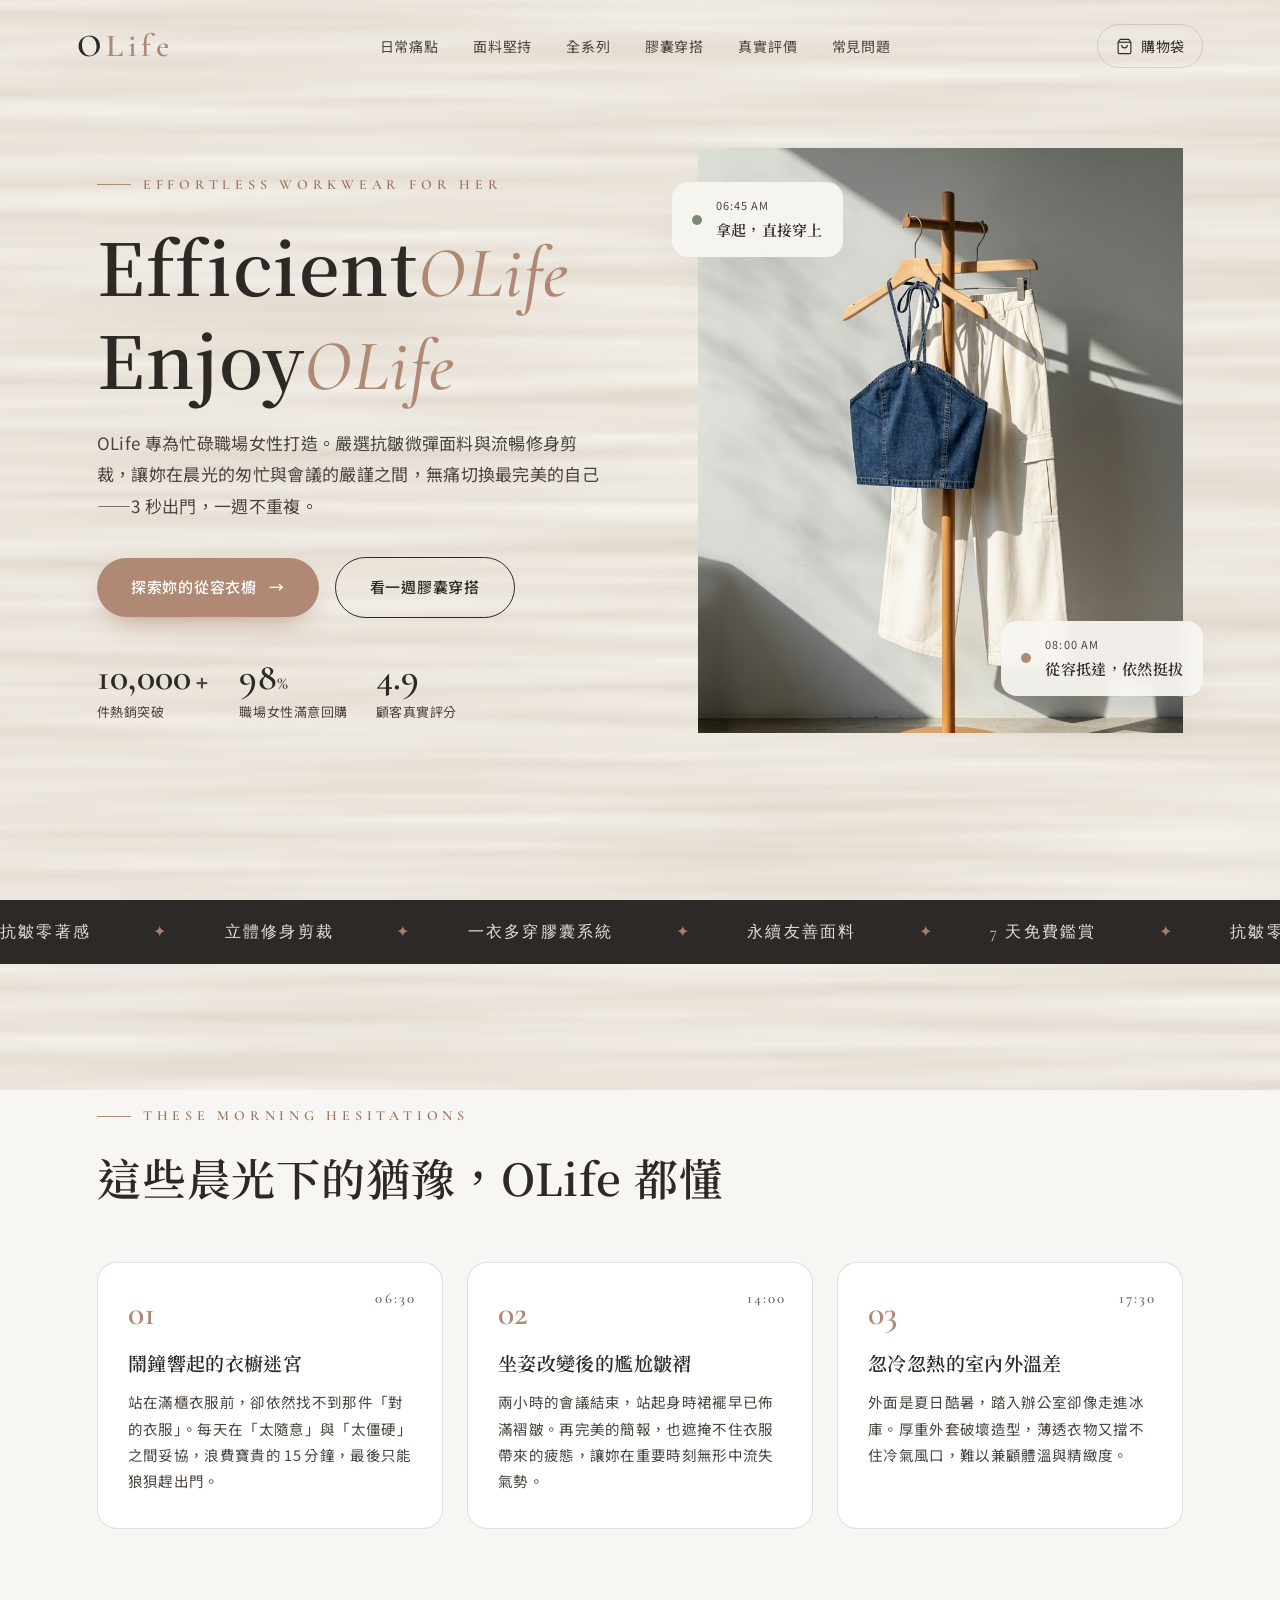
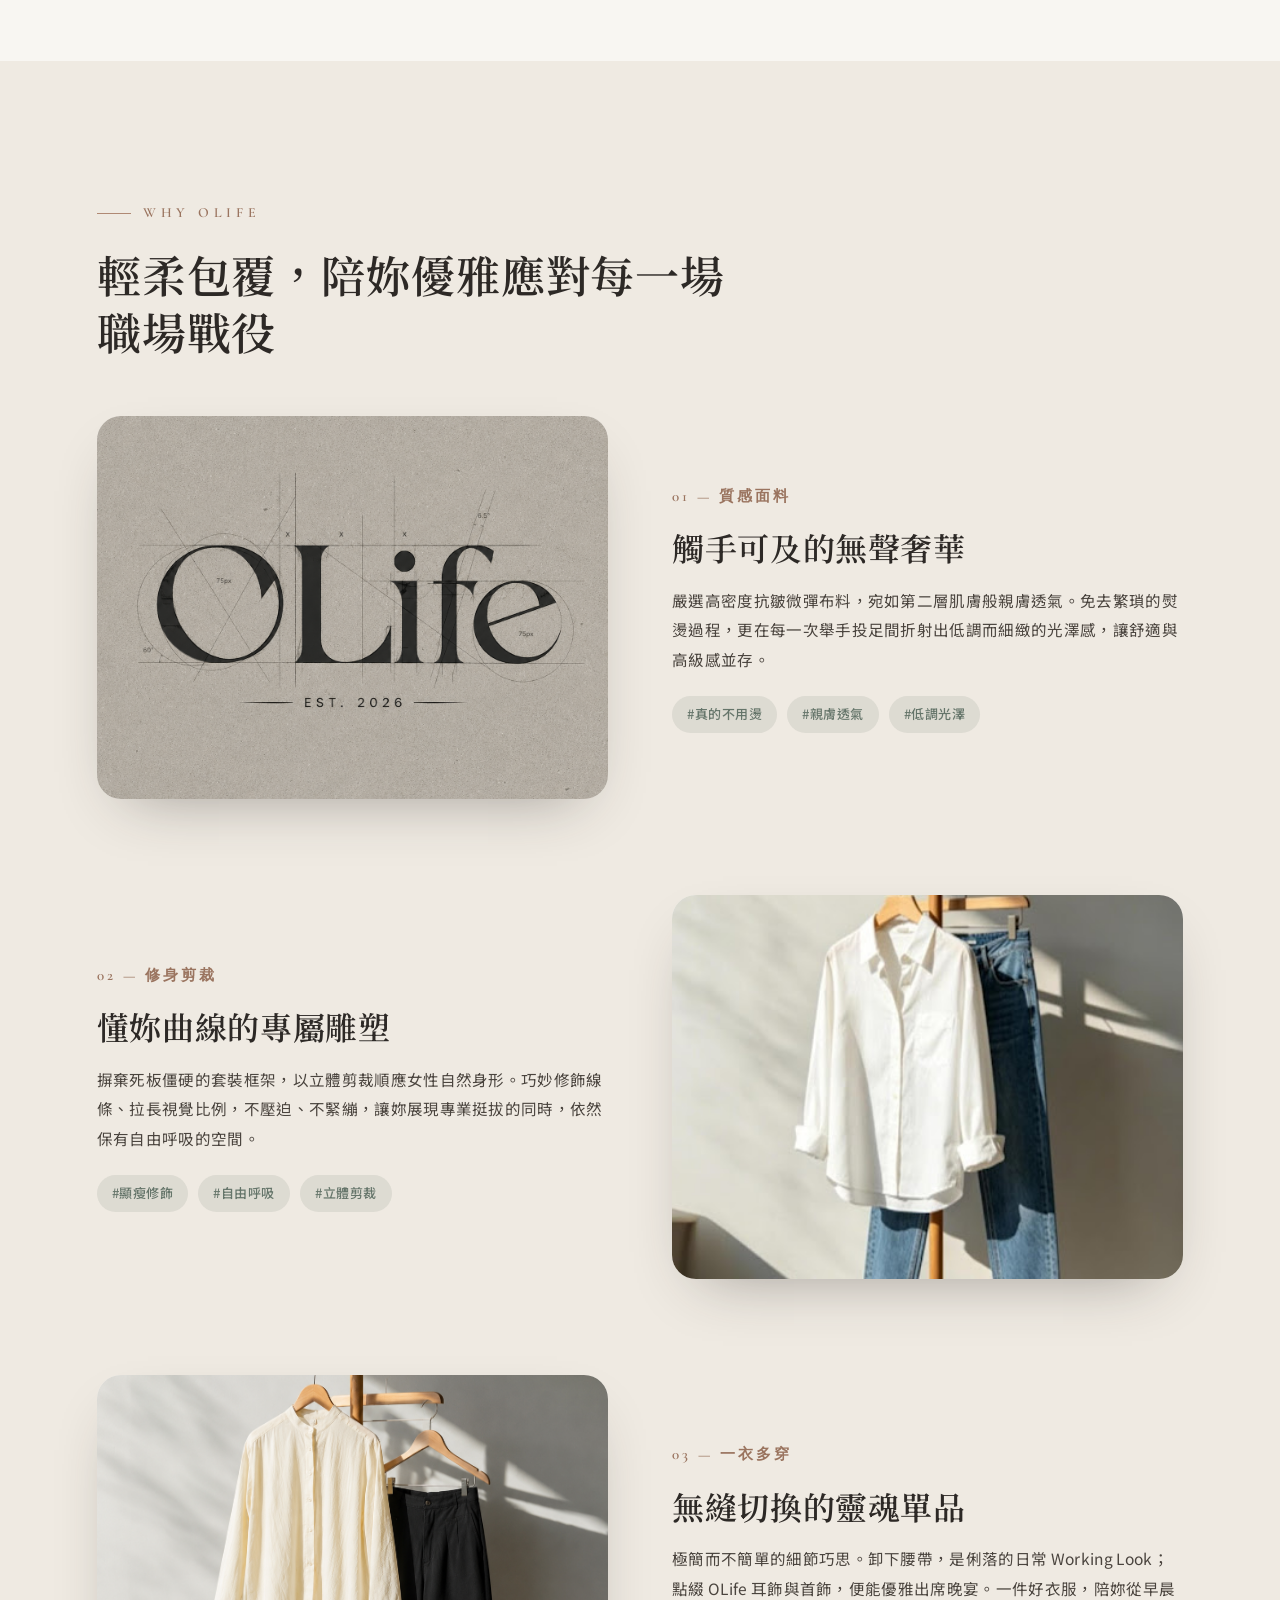
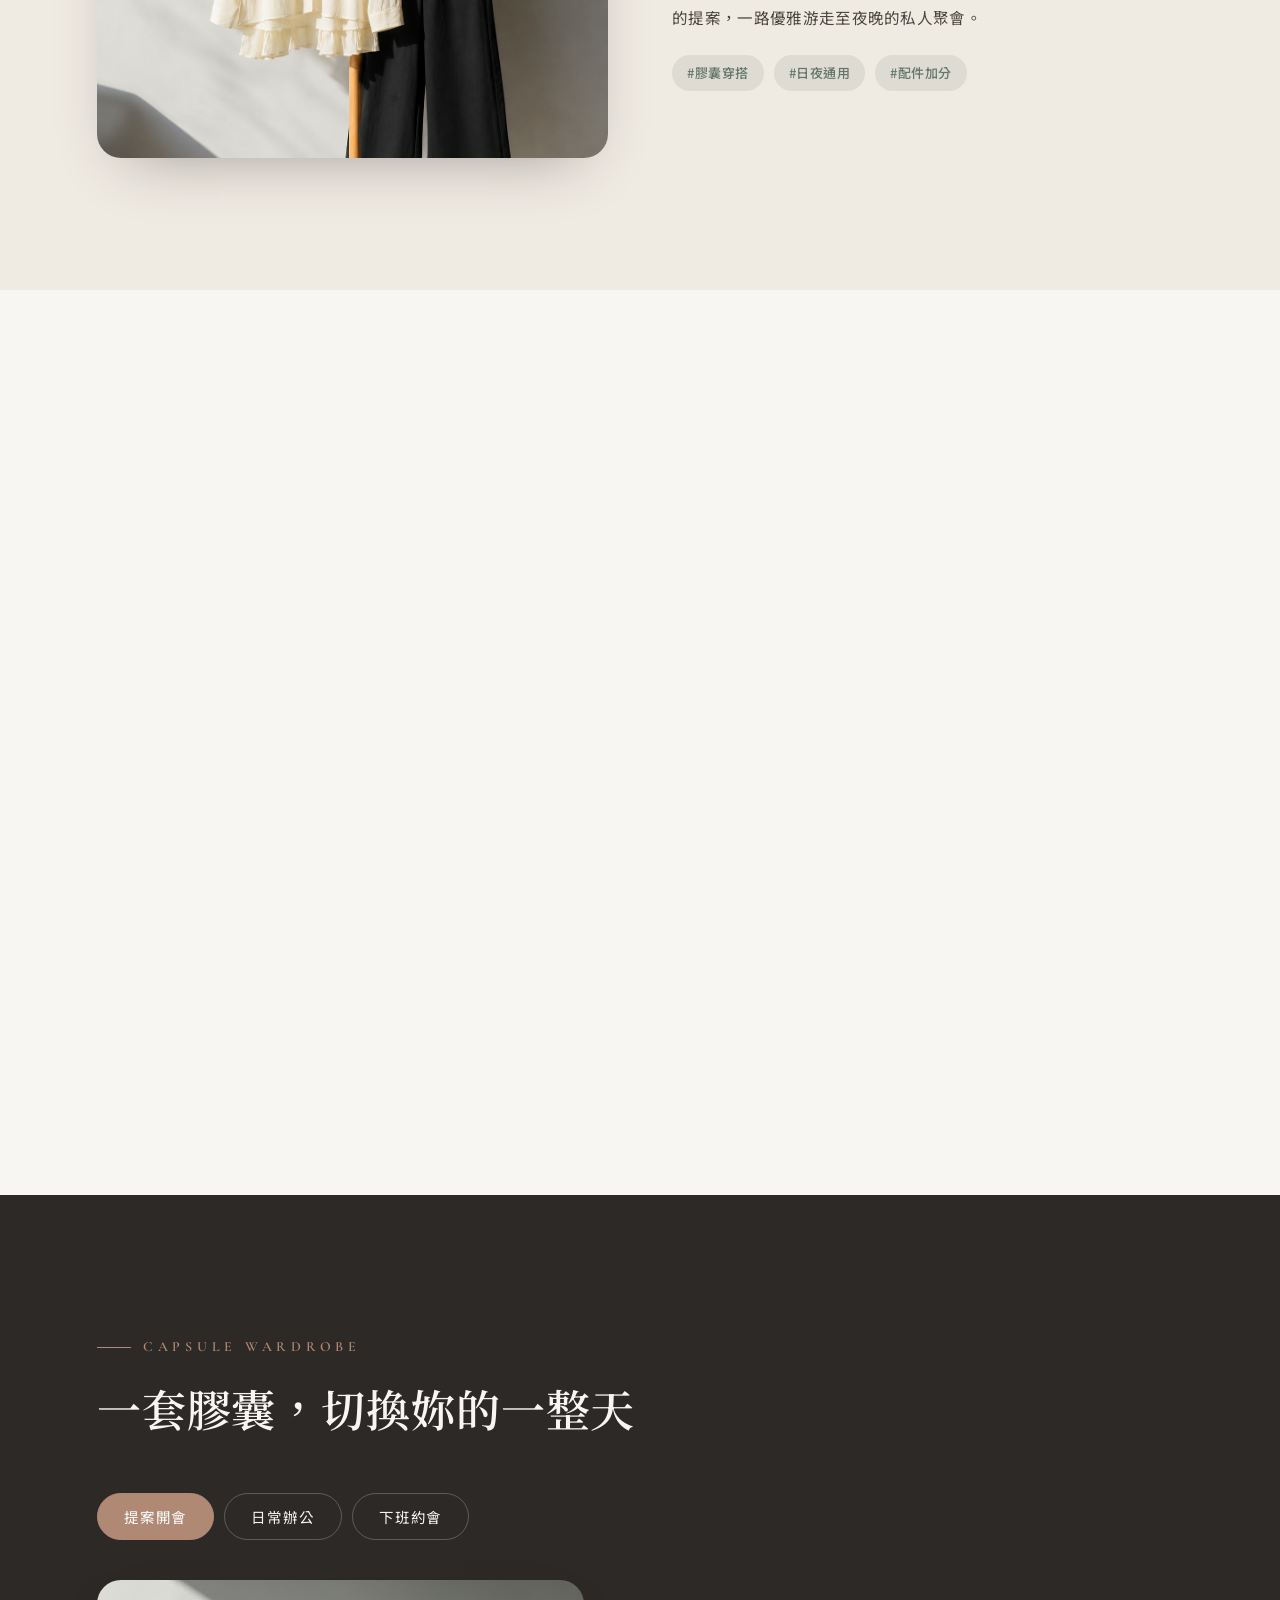
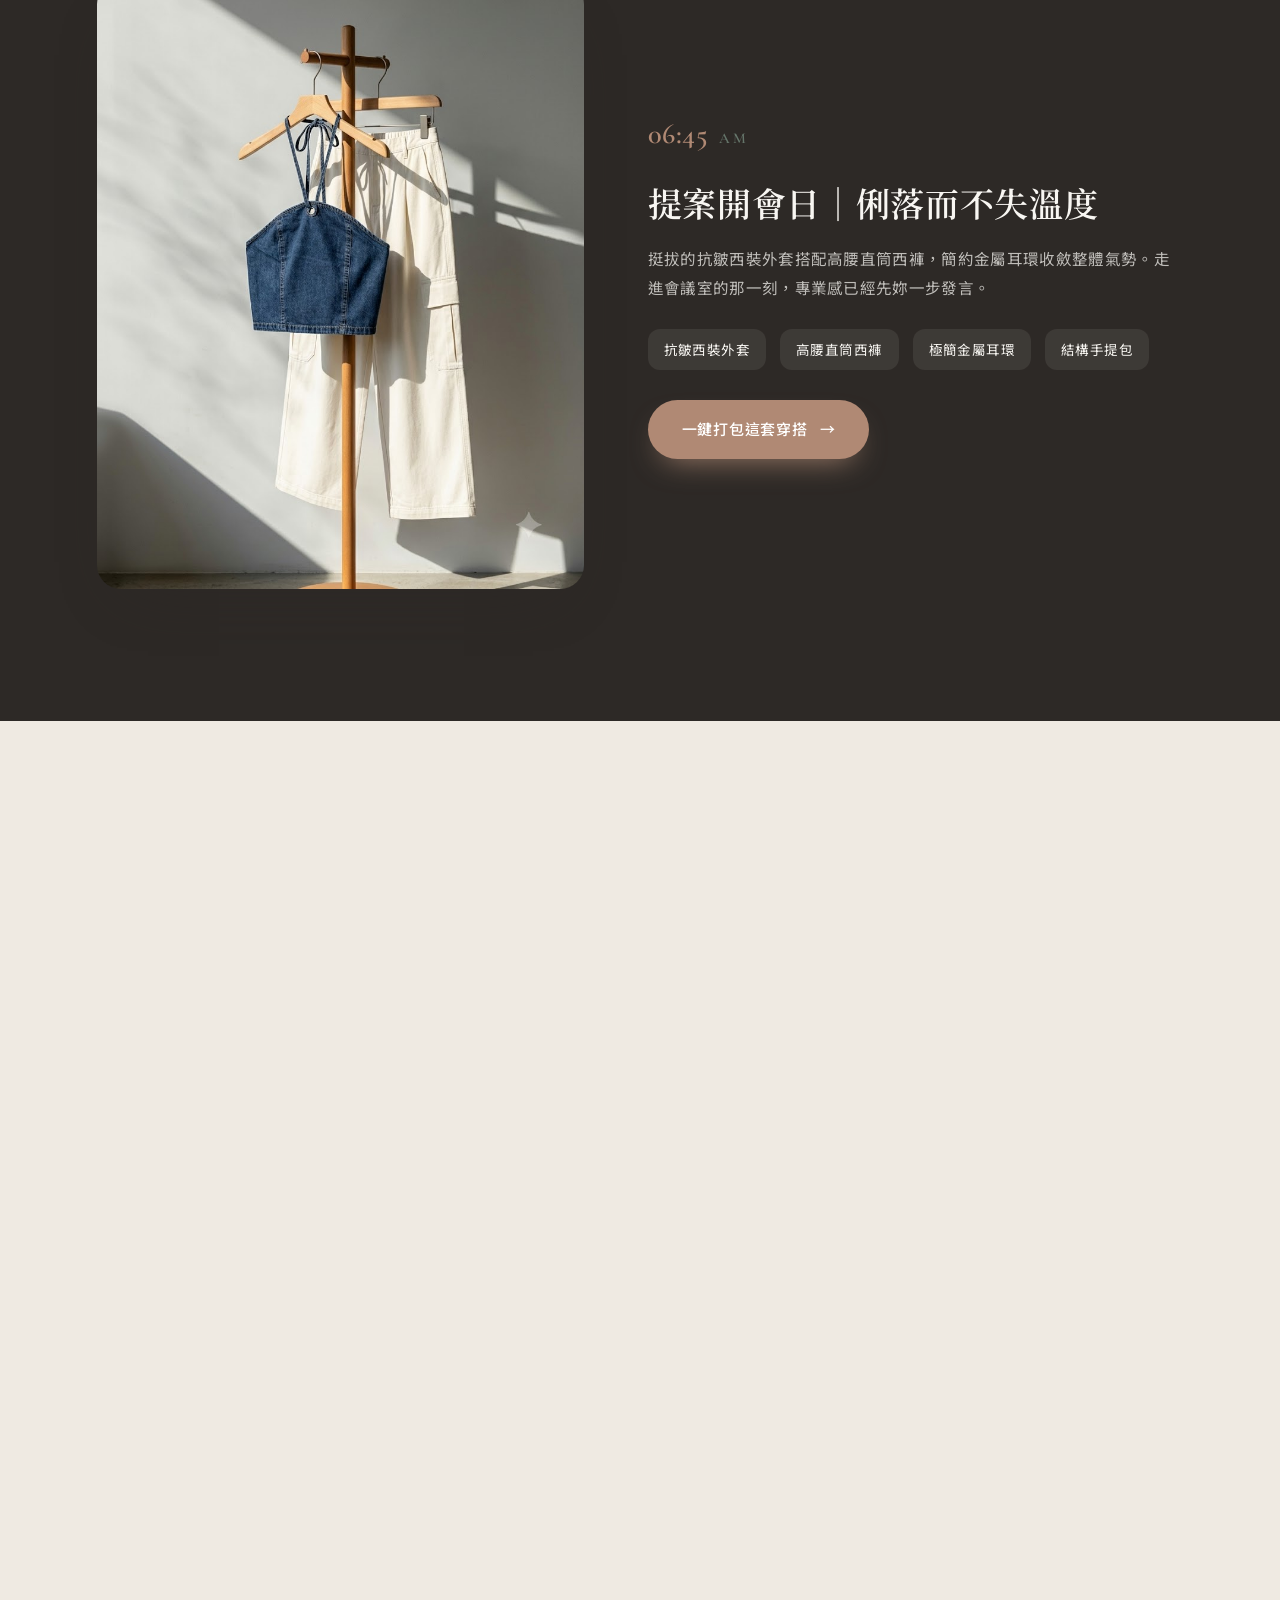
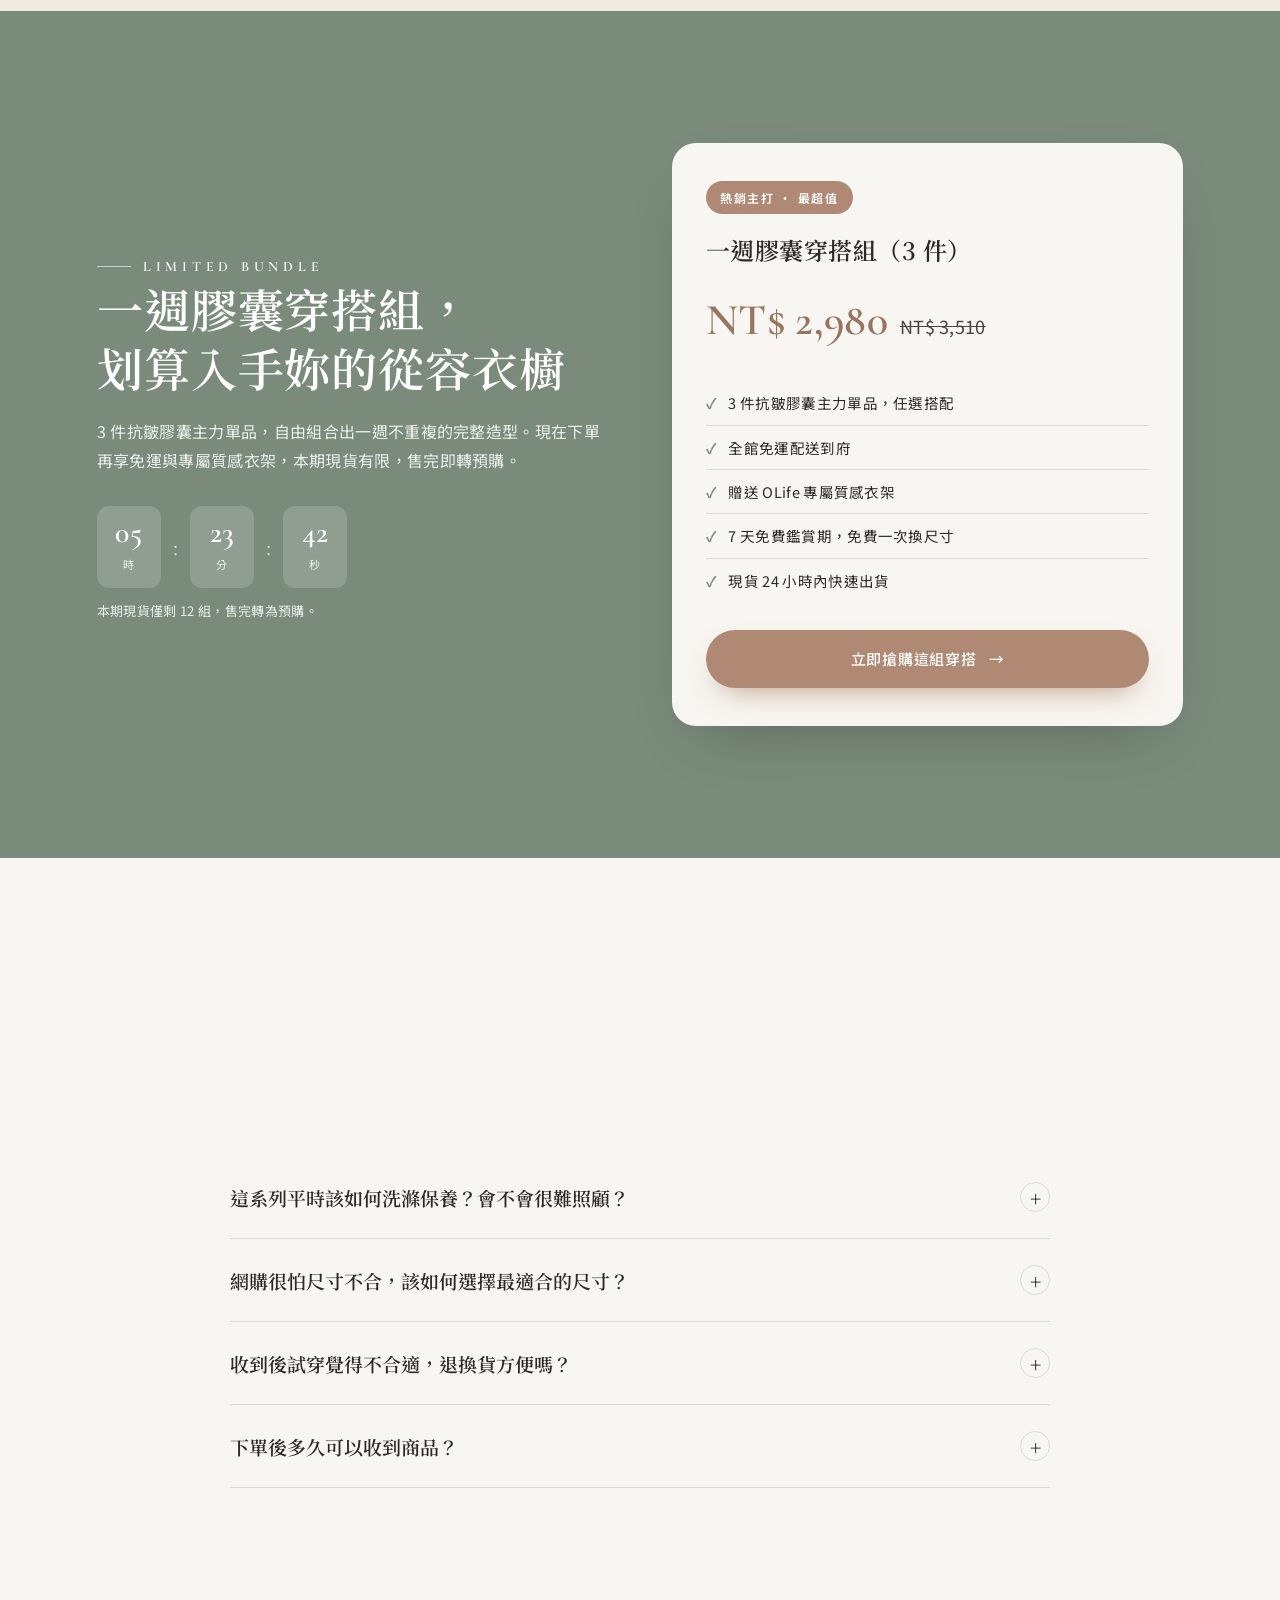
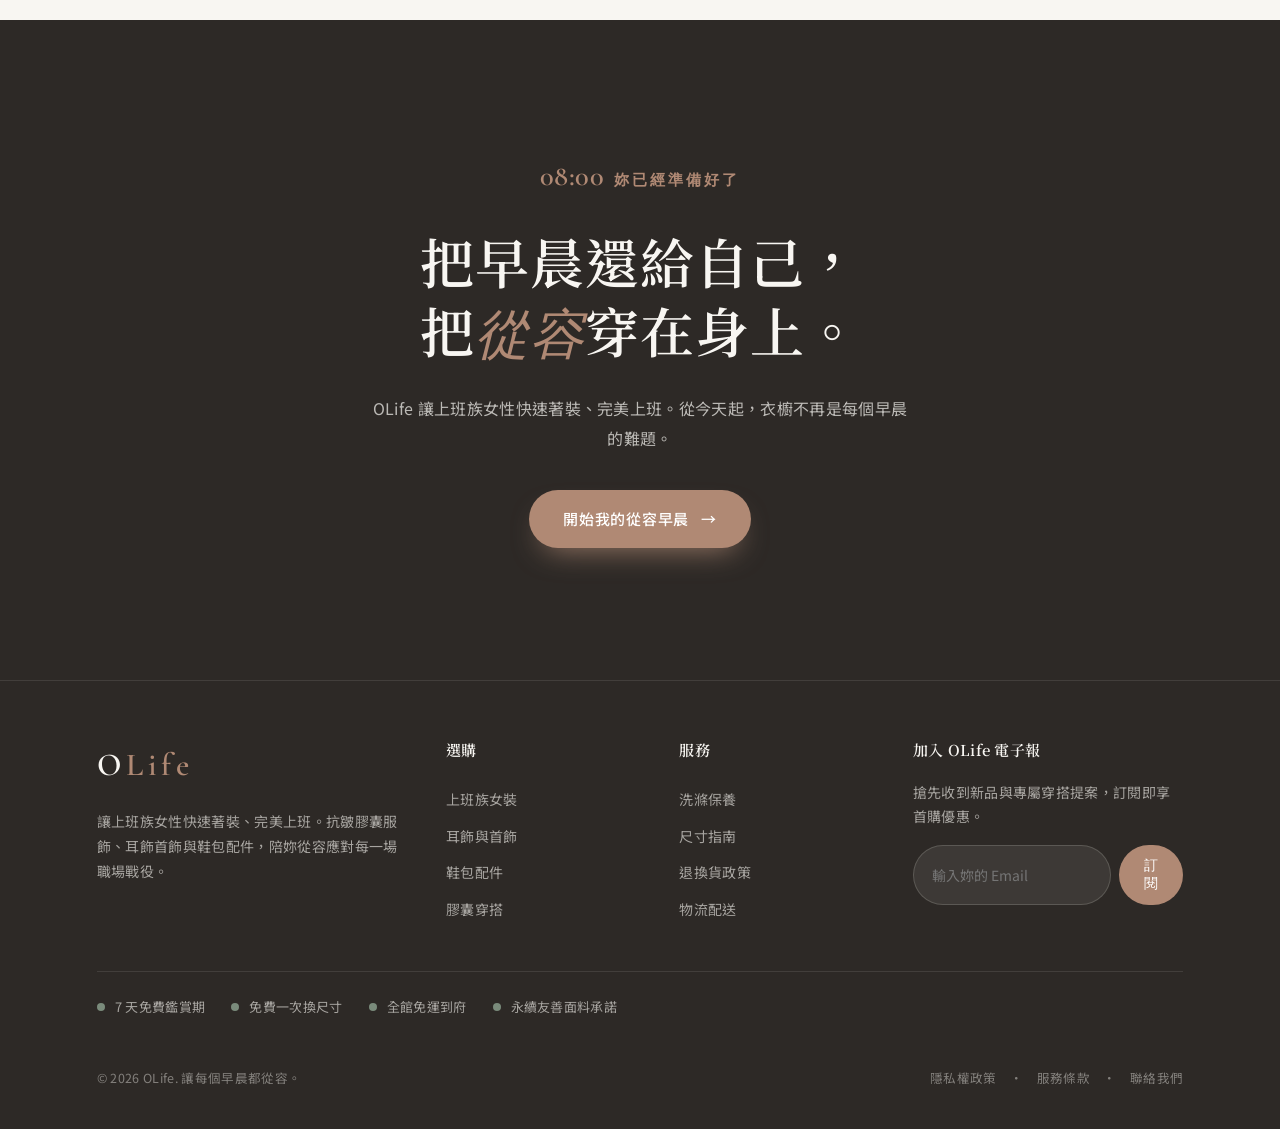
<file: OLife/index.html>
<!DOCTYPE html>
<html lang="zh-Hant">
<head>
<meta charset="UTF-8">
<meta name="viewport" content="width=device-width, initial-scale=1.0">
<title>OLife — 3 秒出門的職場優雅</title>
<meta name="description" content="OLife｜讓上班族女快速著裝、完美上班。抗皺膠囊服飾、耳飾首飾與鞋包配件，一週不重複，告別早起燙衣的煩躁日常。">
<link rel="preconnect" href="https://fonts.googleapis.com">
<link rel="preconnect" href="https://fonts.gstatic.com" crossorigin>
<link href="https://fonts.googleapis.com/css2?family=Cormorant+Garamond:ital,wght@0,400;0,500;0,600;1,400&family=Noto+Serif+TC:wght@400;500;600;700&family=Noto+Sans+TC:wght@300;400;500;700&display=swap" rel="stylesheet">
<link rel="stylesheet" href="css/style.css">
</head>
<body>

<!-- NAV -->
<header class="nav" id="nav">
  <a href="#top" class="logo">O<span>Life</span></a>
  <nav class="nav-links">
    <a href="#pains">日常痛點</a>
    <a href="#features">面料堅持</a>
    <a href="#cats">全系列</a>
    <a href="#capsule">膠囊穿搭</a>
    <a href="#reviews">真實評價</a>
    <a href="#faq">常見問題</a>
  </nav>
  <a href="#offer" class="nav-cart">
    <svg width="17" height="17" viewBox="0 0 24 24" fill="none" stroke="currentColor" stroke-width="1.6"><path d="M6 2 3 6v14a2 2 0 0 0 2 2h14a2 2 0 0 0 2-2V6l-3-4z"/><path d="M3 6h18"/><path d="M16 10a4 4 0 0 1-8 0"/></svg>
    購物袋
  </a>
</header>

<!-- HERO -->
<section class="hero" id="top">
  <div class="wrap hero-grid">
    <div class="hero-copy">
      <span class="eyebrow">Effortless workwear for her</span>
      <h1>Efficient<span class="accent">OLife</span><br>Enjoy<span class="accent">OLife</span></h1>
      <p class="lead">OLife 專為忙碌職場女性打造。嚴選抗皺微彈面料與流暢修身剪裁，讓妳在晨光的匆忙與會議的嚴謹之間，無痛切換最完美的自己——3 秒出門，一週不重複。</p>
      <div class="hero-cta-row">
        <a href="#cats" class="btn btn-primary">探索妳的從容衣櫥 <span class="arrow">→</span></a>
        <a href="#capsule" class="btn btn-ghost">看一週膠囊穿搭</a>
      </div>
      <div class="hero-trust">
        <div class="stat"><b>10,000<span style="font-size:.5em">＋</span></b><span>件熱銷突破</span></div>
        <div class="stat"><b>98<span style="font-size:.5em">%</span></b><span>職場女性滿意回購</span></div>
        <div class="stat"><b>4.9</b><span>顧客真實評分</span></div>
      </div>
    </div>
    <div class="hero-visual">
      <svg class="frame-waves" viewBox="0 0 300 400" preserveAspectRatio="none" aria-hidden="true">
      </svg>
      <div class="blob">
        <img src="imgs/f2d609eb-f941-4c0c-8b55-85695e4a72ef.jfif" alt="OLife 職場女性晨間著裝情境">
      </div>
      <div class="hero-float top">
        <span class="dot"></span>
        <div><small>06:45 AM</small><strong>拿起，直接穿上</strong></div>
      </div>
      <div class="hero-float bottom">
        <span class="dot"></span>
        <div><small>08:00 AM</small><strong>從容抵達，依然挺拔</strong></div>
      </div>
    </div>
  </div>
</section>

<!-- MARQUEE -->
<div class="marquee">
  <div class="marquee-track">
    <span>抗皺零著感&nbsp;</span><span>立體修身剪裁&nbsp;</span><span>一衣多穿膠囊系統&nbsp;</span><span>永續友善面料&nbsp;</span><span>7 天免費鑑賞&nbsp;</span>
    <span>抗皺零著感&nbsp;</span><span>立體修身剪裁&nbsp;</span><span>一衣多穿膠囊系統&nbsp;</span><span>永續友善面料&nbsp;</span><span>7 天免費鑑賞&nbsp;</span>
  </div>
</div>

<!-- PAIN POINTS -->
<section class="pains" id="pains">
  <div class="wrap">
    <div class="section-head reveal">
      <span class="eyebrow">These morning hesitations</span>
      <h2>這些晨光下的猶豫，OLife 都懂</h2>
    </div>
    <div class="pain-grid">
      <div class="pain-card reveal" data-time="06:30">
        <div class="pain-num">01</div>
        <h3>鬧鐘響起的衣櫥迷宮</h3>
        <p>站在滿櫃衣服前，卻依然找不到那件「對的衣服」。每天在「太隨意」與「太僵硬」之間妥協，浪費寶貴的 15 分鐘，最後只能狼狽趕出門。</p>
      </div>
      <div class="pain-card reveal" data-time="14:00">
        <div class="pain-num">02</div>
        <h3>坐姿改變後的尷尬皺褶</h3>
        <p>兩小時的會議結束，站起身時裙襬早已佈滿褶皺。再完美的簡報，也遮掩不住衣服帶來的疲態，讓妳在重要時刻無形中流失氣勢。</p>
      </div>
      <div class="pain-card reveal" data-time="17:30">
        <div class="pain-num">03</div>
        <h3>忽冷忽熱的室內外溫差</h3>
        <p>外面是夏日酷暑，踏入辦公室卻像走進冰庫。厚重外套破壞造型，薄透衣物又擋不住冷氣風口，難以兼顧體溫與精緻度。</p>
      </div>
    </div>
  </div>
</section>

<!-- FEATURES -->
<section class="features" id="features">
  <div class="wrap">
    <div class="section-head reveal">
      <span class="eyebrow">Why OLife</span>
      <h2>輕柔包覆，陪妳優雅應對每一場職場戰役</h2>
    </div>

    <div class="feature-row reveal">
      <div class="feature-visual"><img src="imgs/76a6ed44-4a59-4f1d-81ca-c8554b20918f.png" alt="質感面料細節特寫"></div>
      <div class="feature-copy">
        <span class="fnum">01 — 質感面料</span>
        <h3>觸手可及的無聲奢華</h3>
        <p>嚴選高密度抗皺微彈布料，宛如第二層肌膚般親膚透氣。免去繁瑣的熨燙過程，更在每一次舉手投足間折射出低調而細緻的光澤感，讓舒適與高級感並存。</p>
        <div class="tags"><span class="tag">#真的不用燙</span><span class="tag">#親膚透氣</span><span class="tag">#低調光澤</span></div>
      </div>
    </div>

    <div class="feature-row reverse reveal">
      <div class="feature-visual"><img src="imgs/1f22f6a1-baab-4f95-b459-1485305f5506.png" alt="立體修身剪裁展示"></div>
      <div class="feature-copy">
        <span class="fnum">02 — 修身剪裁</span>
        <h3>懂妳曲線的專屬雕塑</h3>
        <p>摒棄死板僵硬的套裝框架，以立體剪裁順應女性自然身形。巧妙修飾線條、拉長視覺比例，不壓迫、不緊繃，讓妳展現專業挺拔的同時，依然保有自由呼吸的空間。</p>
        <div class="tags"><span class="tag">#顯瘦修飾</span><span class="tag">#自由呼吸</span><span class="tag">#立體剪裁</span></div>
      </div>
    </div>

    <div class="feature-row reveal">
      <div class="feature-visual"><img src="imgs/a8ae7e19-98da-4f1e-bee9-ad384b5a146b.png" alt="一衣多穿膠囊系統"></div>
      <div class="feature-copy">
        <span class="fnum">03 — 一衣多穿</span>
        <h3>無縫切換的靈魂單品</h3>
        <p>極簡而不簡單的細節巧思。卸下腰帶，是俐落的日常 Working Look；點綴 OLife 耳飾與首飾，便能優雅出席晚宴。一件好衣服，陪妳從早晨的提案，一路優雅游走至夜晚的私人聚會。</p>
        <div class="tags"><span class="tag">#膠囊穿搭</span><span class="tag">#日夜通用</span><span class="tag">#配件加分</span></div>
      </div>
    </div>
  </div>
</section>

<!-- CATEGORIES -->
<section class="cats" id="cats">
  <div class="wrap">
    <div class="section-head reveal">
      <span class="eyebrow">Shop the collection</span>
      <h2>從服裝到配件，一次備齊妳的完整造型</h2>
    </div>
    <div class="cat-grid">
      <a href="#offer" class="cat big reveal">
        <img src="imgs/f2d609eb-f941-4c0c-8b55-85695e4a72ef.jfif" alt="上班族女裝系列">
        <div class="cat-label"><span class="en">APPAREL</span><strong>上班族女裝 →</strong></div>
      </a>
      <a href="#offer" class="cat reveal">
        <img src="imgs/76a6ed44-4a59-4f1d-81ca-c8554b20918f.png" alt="耳飾系列">
        <div class="cat-label"><span class="en">EARRINGS</span><strong>耳飾 →</strong></div>
      </a>
      <a href="#offer" class="cat reveal">
        <img src="imgs/1f22f6a1-baab-4f95-b459-1485305f5506.png" alt="首飾系列">
        <div class="cat-label"><span class="en">JEWELRY</span><strong>首飾 →</strong></div>
      </a>
      <a href="#offer" class="cat reveal">
        <img src="imgs/a8ae7e19-98da-4f1e-bee9-ad384b5a146b.png" alt="鞋包系列">
        <div class="cat-label"><span class="en">BAGS & SHOES</span><strong>鞋包 →</strong></div>
      </a>
      <a href="#offer" class="cat reveal">
        <img src="imgs/Snipaste_2026-08-04_11-51-13.png" alt="配件系列">
        <div class="cat-label"><span class="en">ACCESSORIES</span><strong>配件 →</strong></div>
      </a>
    </div>
  </div>
</section>

<!-- CAPSULE -->
<section class="capsule" id="capsule">
  <div class="wrap">
    <div class="section-head reveal">
      <span class="eyebrow">Capsule wardrobe</span>
      <h2>一套膠囊，切換妳的一整天</h2>
    </div>
    <div class="tabs">
      <button class="tab active" data-scene="0">提案開會</button>
      <button class="tab" data-scene="1">日常辦公</button>
      <button class="tab" data-scene="2">下班約會</button>
    </div>
    <div class="capsule-panel" id="capsulePanel"></div>
  </div>
</section>

<!-- REVIEWS -->
<section class="reviews" id="reviews">
  <div class="wrap">
    <div class="review-top reveal">
      <div class="section-head" style="margin-bottom:0">
        <span class="eyebrow">Real voices</span>
        <h2>她們，也在這裡找到<br>屬於自己的職場步調</h2>
      </div>
      <div class="rating-badge">
        <div class="stars">★★★★★</div>
        <b>4.9<span style="font-size:.5em;color:var(--charcoal-soft)"> / 5.0</span></b>
        <span>來自 850＋ 位職場女性的真實好評</span>
      </div>
    </div>
    <div class="keyword-row reveal">
      <span class="kw"># 真的不用燙</span><span class="kw"># 顯瘦修飾</span><span class="kw"># 舒適不開裂</span><span class="kw"># 出貨超快</span><span class="kw"># 冷氣房友善</span>
    </div>
    <div class="review-grid">
      <div class="review-card reveal">
        <div class="quote">「這不只是衣服，更是我的時間救星。」</div>
        <p class="body">以前每天早晨光是想「今天開會要穿什麼」就心累。自從換上這系列的襯衫和西褲，真的省下太多時間！布料極度抗皺，出差放行李箱拿出來直接穿，依然挺拔有型。</p>
        <div class="who"><div class="avatar">張</div><div><strong>張小姐</strong><small>科技業 Senior PM</small></div></div>
      </div>
      <div class="review-card reveal">
        <div class="quote">「剪裁非常神奇，氣場自然而然就出來了。」</div>
        <p class="body">對於管理層來說，服裝不能太浮誇，但絕對不能沒質感。這家的剪裁包容度很高，卻又能把腰線修飾得非常好。最棒的是在冷氣房裡透氣又禦寒，穿一整天都沒有負擔感。</p>
        <div class="who"><div class="avatar">林</div><div><strong>林小姐</strong><small>外商行銷總監</small></div></div>
      </div>
      <div class="review-card reveal">
        <div class="quote">「親和力與專業感的完美平衡。」</div>
        <p class="body">HR 常常需要給人親切卻又不失專業的印象。這家的色彩調配得非常柔和高級，既有溫柔的親切感，又有俐落的結構感。下班直接去約會也完全不違和！</p>
        <div class="who"><div class="avatar">陳</div><div><strong>陳小姐</strong><small>金融業 HRBP</small></div></div>
      </div>
    </div>
  </div>
</section>

<!-- OFFER -->
<section class="offer" id="offer">
  <div class="wrap offer-inner">
    <div class="reveal">
      <span class="eyebrow">Limited bundle</span>
      <h2>一週膠囊穿搭組，<br>划算入手妳的從容衣櫥</h2>
      <p class="sub">3 件抗皺膠囊主力單品，自由組合出一週不重複的完整造型。現在下單再享免運與專屬質感衣架，本期現貨有限，售完即轉預購。</p>
      <div class="countdown" id="countdown">
        <div class="box"><b id="cd-h">05</b><span>時</span></div>
        <div class="colon">:</div>
        <div class="box"><b id="cd-m">23</b><span>分</span></div>
        <div class="colon">:</div>
        <div class="box"><b id="cd-s">47</b><span>秒</span></div>
      </div>
      <p class="offer-note">本期現貨僅剩 12 組，售完轉為預購。</p>
    </div>
    <div class="offer-card reveal">
      <span class="tag">熱銷主打 · 最超值</span>
      <h3>一週膠囊穿搭組（3 件）</h3>
      <div class="price"><b>NT$ 2,980</b><s>NT$ 3,510</s></div>
      <ul>
        <li>3 件抗皺膠囊主力單品，任選搭配</li>
        <li>全館免運配送到府</li>
        <li>贈送 OLife 專屬質感衣架</li>
        <li>7 天免費鑑賞期，免費一次換尺寸</li>
        <li>現貨 24 小時內快速出貨</li>
      </ul>
      <a href="#" class="btn btn-primary">立即搶購這組穿搭 <span class="arrow">→</span></a>
    </div>
  </div>
</section>

<!-- FAQ -->
<section class="faq" id="faq">
  <div class="wrap">
    <div class="section-head reveal" style="margin-inline:auto;text-align:center">
      <span class="eyebrow">Before you buy</span>
      <h2>購買前，先為妳釐清</h2>
    </div>
    <div class="faq-list">
      <div class="faq-item">
        <button class="faq-q">這系列平時該如何洗滌保養？會不會很難照顧？<span class="ico">+</span></button>
        <div class="faq-a"><p>全系列皆採用 Easy-Care 易照護技術。絕大多數款式支援放入洗衣袋後機洗（建議弱速柔洗），洗後自然晾乾即可恢復平整，採用特殊記憶纖維，機洗完全不變形，無須耗時熨燙，讓妳優雅省心。</p></div>
      </div>
      <div class="faq-item">
        <button class="faq-q">網購很怕尺寸不合，該如何選擇最適合的尺寸？<span class="ico">+</span></button>
        <div class="faq-a"><p>每款商品頁皆提供「微米級實測尺寸表」與「多元身形試穿報告」（包含身高、體重、骨架類型）。若妳仍不確定，歡迎點擊頁面客服諮詢，將有專屬穿搭顧問為妳評估最適尺碼。</p></div>
      </div>
      <div class="faq-item">
        <button class="faq-q">收到後試穿覺得不合適，退換貨方便嗎？<span class="ico">+</span></button>
        <div class="faq-a"><p>請放心！我們提供 7 天免費鑑賞期與免費到府收送退換貨服務。只需在官網一鍵申請，物流便會主動聯絡取件，讓妳在最放鬆的居家環境中試穿，直到找到最完美貼合的感覺。</p></div>
      </div>
      <div class="faq-item">
        <button class="faq-q">下單後多久可以收到商品？<span class="ico">+</span></button>
        <div class="faq-a"><p>現貨商品於 24 小時內出貨，約 2 天抵達。若為預購品項，商品頁將標註預計到貨時間，出貨後亦會以簡訊與 Email 通知妳追蹤物流。</p></div>
      </div>
    </div>
  </div>
</section>

<!-- FINAL CTA -->
<section class="final">
  <div class="wrap">
    <span class="clock-tag"><b>08:00</b> 妳已經準備好了</span>
    <h2>把早晨還給自己，<br>把<em>從容</em>穿在身上。</h2>
    <p>OLife 讓上班族女性快速著裝、完美上班。從今天起，衣櫥不再是每個早晨的難題。</p>
    <a href="#offer" class="btn btn-primary">開始我的從容早晨 <span class="arrow">→</span></a>
  </div>
</section>

<!-- FOOTER -->
<footer>
  <div class="wrap">
    <div class="foot-grid">
      <div class="foot-brand">
        <a href="#top" class="logo">O<span>Life</span></a>
        <p>讓上班族女性快速著裝、完美上班。抗皺膠囊服飾、耳飾首飾與鞋包配件，陪妳從容應對每一場職場戰役。</p>
      </div>
      <div class="foot-col">
        <h4>選購</h4>
        <a href="#cats">上班族女裝</a>
        <a href="#cats">耳飾與首飾</a>
        <a href="#cats">鞋包配件</a>
        <a href="#capsule">膠囊穿搭</a>
      </div>
      <div class="foot-col">
        <h4>服務</h4>
        <a href="#faq">洗滌保養</a>
        <a href="#faq">尺寸指南</a>
        <a href="#faq">退換貨政策</a>
        <a href="#faq">物流配送</a>
      </div>
      <div class="foot-col foot-news">
        <h4>加入 OLife 電子報</h4>
        <p>搶先收到新品與專屬穿搭提案，訂閱即享首購優惠。</p>
        <div class="foot-form">
          <input type="email" placeholder="輸入妳的 Email" aria-label="電子報訂閱信箱">
          <button type="button">訂閱</button>
        </div>
      </div>
    </div>
    <div class="foot-badges">
      <div class="b"><span class="dot"></span>7 天免費鑑賞期</div>
      <div class="b"><span class="dot"></span>免費一次換尺寸</div>
      <div class="b"><span class="dot"></span>全館免運到府</div>
      <div class="b"><span class="dot"></span>永續友善面料承諾</div>
    </div>
    <div class="foot-bottom">
      <span>© 2026 OLife. 讓每個早晨都從容。</span>
      <span>隱私權政策　·　服務條款　·　聯絡我們</span>
    </div>
  </div>
</footer>

<!-- STICKY MOBILE BAR -->
<div class="sticky-bar" id="stickyBar">
  <div class="info">
    <small>一週膠囊穿搭組</small>
    <strong><span class="en">NT$ 2,980</span></strong>
  </div>
  <a href="#offer" class="btn btn-primary">立即搶購 →</a>
</div>

<script src="js/script.js"></script>
</body>
</html>
</file>
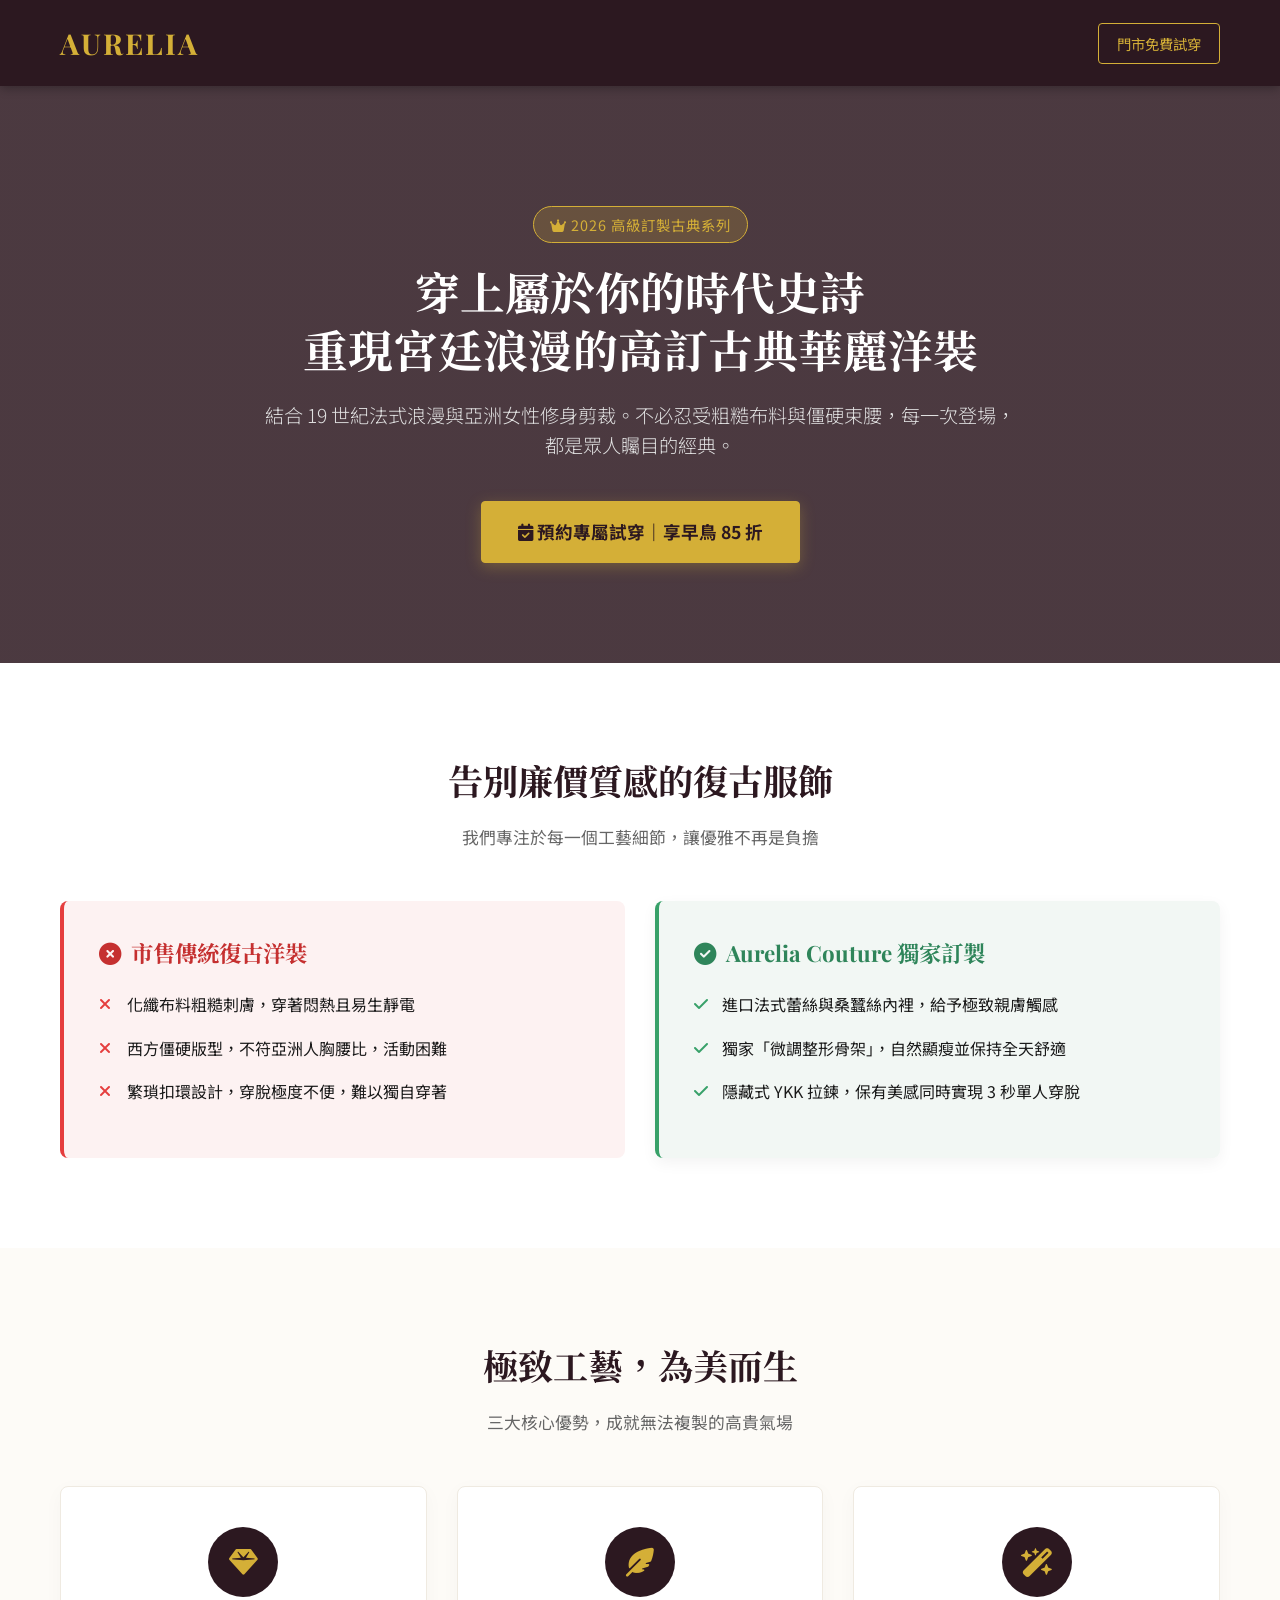
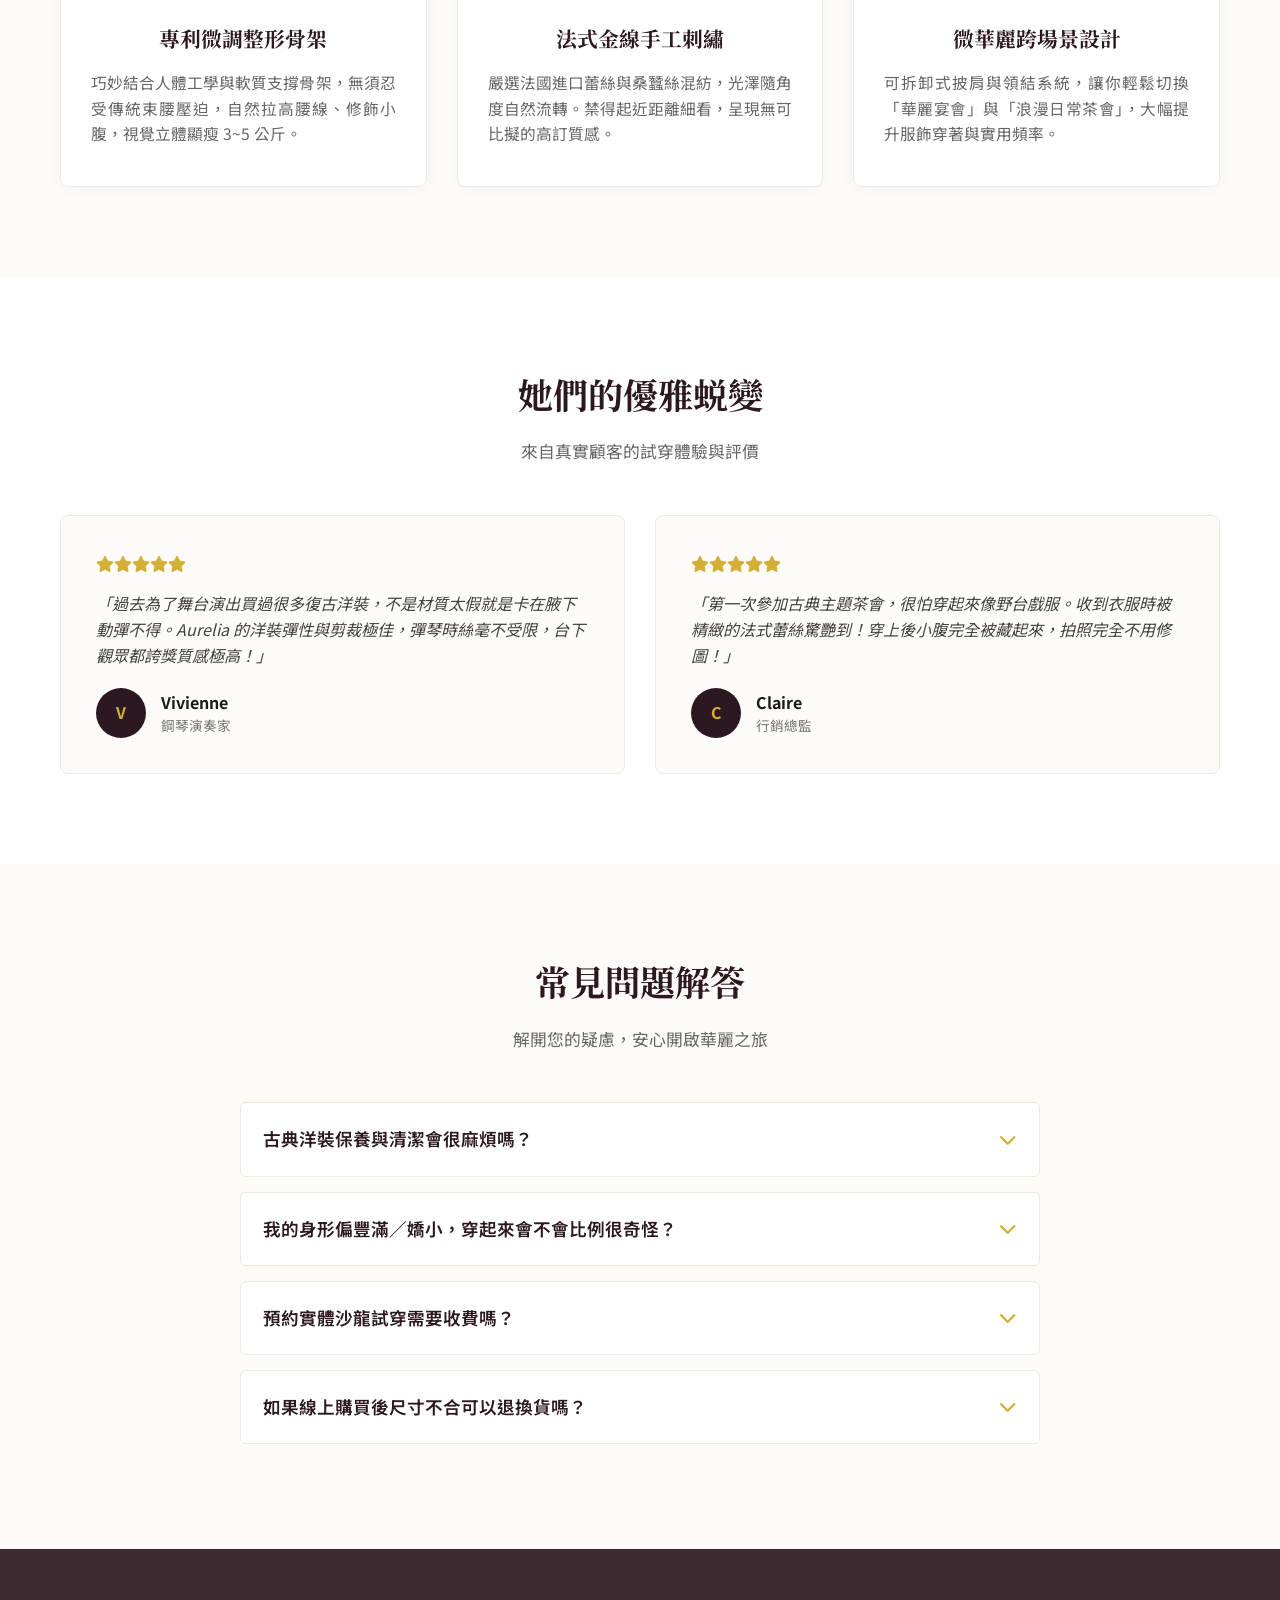
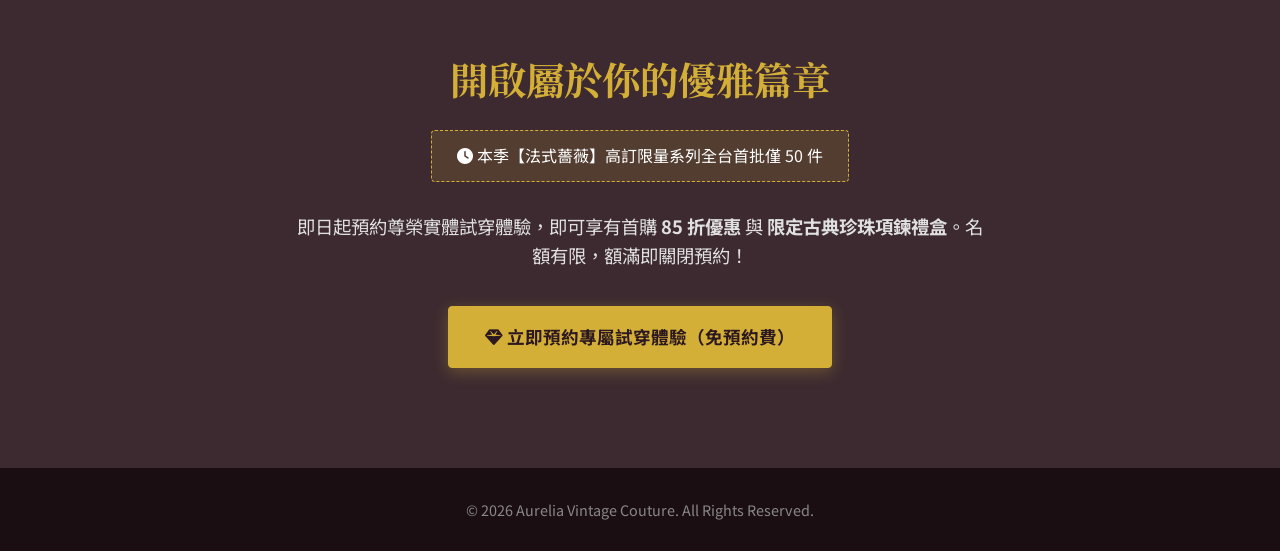
<file: gem.html>
<!DOCTYPE html>
<html lang="zh-TW">

<head>
    <meta charset="UTF-8">
    <meta name="viewport" content="width=device-width, initial-scale=1.0">
    <title>Aurelia Vintage Couture | 重現宮廷浪漫的高訂古典華麗洋裝</title>
    <!-- Google Fonts -->
    <link rel="preconnect" href="https://fonts.googleapis.com">
    <link rel="preconnect" href="https://fonts.gstatic.com" crossorigin>
    <link
        href="https://fonts.googleapis.com/css2?family=Noto+Sans+TC:wght@300;400;500;700&family=Noto+Serif+TC:wght@400;600;700&family=Playfair+Display:ital,wght@0,600;0,800;1,400&display=swap"
        rel="stylesheet">
    <!-- FontAwesome CDN -->
    <link rel="stylesheet" href="https://cdnjs.cloudflare.com/ajax/libs/font-awesome/6.4.0/css/all.min.css">
    <link rel="stylesheet" href="css/style.css">
</head>

<body>

    <!-- Navbar -->
    <nav class="navbar">
        <div class="container">
            <a href="#" class="logo">AURELIA</a>
            <a href="#booking" class="nav-btn">門市免費試穿</a>
        </div>
    </nav>

    <!-- Hero Section -->
    <section class="hero">
        <div class="container">
            <span class="hero-badge"><i class="fa-solid fa-crown"></i> 2026 高級訂製古典系列</span>
            <h1>穿上屬於你的時代史詩<br>重現宮廷浪漫的高訂古典華麗洋裝</h1>
            <p>結合 19 世紀法式浪漫與亞洲女性修身剪裁。不必忍受粗糙布料與僵硬束腰，每一次登場，都是眾人矚目的經典。</p>
            <a href="#booking" class="btn"><i class="fa-solid fa-calendar-check"></i> 預約專屬試穿｜享早鳥 85 折</a>
        </div>
    </section>

    <!-- Pain vs Solution Section -->
    <section class="comparison-section">
        <div class="container">
            <h2 class="section-title">告別廉價質感的復古服飾</h2>
            <p class="section-subtitle">我們專注於每一個工藝細節，讓優雅不再是負擔</p>

            <div class="comparison-grid">
                <div class="comp-card bad">
                    <h3><i class="fa-solid fa-circle-xmark"></i> 市售傳統復古洋裝</h3>
                    <ul class="comp-list">
                        <li><i class="fa-solid fa-xmark" style="color: #E53E3E;"></i> 化纖布料粗糙刺膚，穿著悶熱且易生靜電</li>
                        <li><i class="fa-solid fa-xmark" style="color: #E53E3E;"></i> 西方僵硬版型，不符亞洲人胸腰比，活動困難</li>
                        <li><i class="fa-solid fa-xmark" style="color: #E53E3E;"></i> 繁瑣扣環設計，穿脫極度不便，難以獨自穿著</li>
                    </ul>
                </div>
                <div class="comp-card good">
                    <h3><i class="fa-solid fa-circle-check"></i> Aurelia Couture 獨家訂製</h3>
                    <ul class="comp-list">
                        <li><i class="fa-solid fa-check" style="color: #38A169;"></i> 進口法式蕾絲與桑蠶絲內裡，給予極致親膚觸感</li>
                        <li><i class="fa-solid fa-check" style="color: #38A169;"></i> 獨家「微調整形骨架」，自然顯瘦並保持全天舒適</li>
                        <li><i class="fa-solid fa-check" style="color: #38A169;"></i> 隱藏式 YKK 拉鍊，保有美感同時實現 3 秒單人穿脫</li>
                    </ul>
                </div>
            </div>
        </div>
    </section>

    <!-- Features Section -->
    <section class="features-section">
        <div class="container">
            <h2 class="section-title">極致工藝，為美而生</h2>
            <p class="section-subtitle">三大核心優勢，成就無法複製的高貴氣場</p>

            <div class="features-grid">
                <div class="feature-card">
                    <div class="feature-icon"><i class="fa-solid fa-gem"></i></div>
                    <h3>專利微調整形骨架</h3>
                    <p>巧妙結合人體工學與軟質支撐骨架，無須忍受傳統束腰壓迫，自然拉高腰線、修飾小腹，視覺立體顯瘦 3~5 公斤。</p>
                </div>
                <div class="feature-card">
                    <div class="feature-icon"><i class="fa-solid fa-feather-pointed"></i></div>
                    <h3>法式金線手工刺繡</h3>
                    <p>嚴選法國進口蕾絲與桑蠶絲混紡，光澤隨角度自然流轉。禁得起近距離細看，呈現無可比擬的高訂質感。</p>
                </div>
                <div class="feature-card">
                    <div class="feature-icon"><i class="fa-solid fa-wand-magic-sparkles"></i></div>
                    <h3>微華麗跨場景設計</h3>
                    <p>可拆卸式披肩與領結系統，讓你輕鬆切換「華麗宴會」與「浪漫日常茶會」，大幅提升服飾穿著與實用頻率。</p>
                </div>
            </div>
        </div>
    </section>

    <!-- Social Proof Section -->
    <section class="reviews-section">
        <div class="container">
            <h2 class="section-title">她們的優雅蜕變</h2>
            <p class="section-subtitle">來自真實顧客的試穿體驗與評價</p>

            <div class="reviews-grid">
                <div class="review-card">
                    <div class="stars">
                        <i class="fa-solid fa-star"></i><i class="fa-solid fa-star"></i><i
                            class="fa-solid fa-star"></i><i class="fa-solid fa-star"></i><i
                            class="fa-solid fa-star"></i>
                    </div>
                    <p class="review-text">「過去為了舞台演出買過很多復古洋裝，不是材質太假就是卡在腋下動彈不得。Aurelia 的洋裝彈性與剪裁極佳，彈琴時絲毫不受限，台下觀眾都誇獎質感極高！」
                    </p>
                    <div class="reviewer-info">
                        <div class="reviewer-avatar">V</div>
                        <div>
                            <strong>Vivienne</strong>
                            <div style="font-size:0.85rem; color:#777;">鋼琴演奏家</div>
                        </div>
                    </div>
                </div>

                <div class="review-card">
                    <div class="stars">
                        <i class="fa-solid fa-star"></i><i class="fa-solid fa-star"></i><i
                            class="fa-solid fa-star"></i><i class="fa-solid fa-star"></i><i
                            class="fa-solid fa-star"></i>
                    </div>
                    <p class="review-text">「第一次參加古典主題茶會，很怕穿起來像野台戲服。收到衣服時被精緻的法式蕾絲驚艷到！穿上後小腹完全被藏起來，拍照完全不用修圖！」</p>
                    <div class="reviewer-info">
                        <div class="reviewer-avatar">C</div>
                        <div>
                            <strong>Claire</strong>
                            <div style="font-size:0.85rem; color:#777;">行銷總監</div>
                        </div>
                    </div>
                </div>
            </div>
        </div>
    </section>

    <!-- FAQ Section -->
    <section class="faq-section">
        <div class="container">
            <h2 class="section-title">常見問題解答</h2>
            <p class="section-subtitle">解開您的疑慮，安心開啟華麗之旅</p>

            <div class="faq-container">
                <div class="faq-item">
                    <div class="faq-question">
                        古典洋裝保養與清潔會很麻煩嗎？
                        <i class="fa-solid fa-chevron-down faq-toggle"></i>
                    </div>
                    <div class="faq-answer">
                        我們的洋裝採用抗皺防縮處理的高級混紡與桑蠶絲內裡。建議使用乾洗或搭配中性洗滌劑進行冷水手洗，隨附贈送專用防塵袋與木質衣架，居家保養輕鬆無負擔。
                    </div>
                </div>

                <div class="faq-item">
                    <div class="faq-question">
                        我的身形偏豐滿／嬌小，穿起來會不會比例很奇怪？
                        <i class="fa-solid fa-chevron-down faq-toggle"></i>
                    </div>
                    <div class="faq-answer">
                        我們提供 XS 至 2XL 全尺寸選擇，且版型針對亞洲女性腰臀比進行改良。實體門市預約試穿更提供專業裁縫師現場量身修改服務，確保完美合身。
                    </div>
                </div>

                <div class="faq-item">
                    <div class="faq-question">
                        預約實體沙龍試穿需要收費嗎？
                        <i class="fa-solid fa-chevron-down faq-toggle"></i>
                    </div>
                    <div class="faq-answer">
                        預約試穿完全免費！我們提供 1 對 1 專屬造型顧問服務與私密試穿空間，現場更備有古典配飾供您免費搭配拍照。
                    </div>
                </div>

                <div class="faq-item">
                    <div class="faq-question">
                        如果線上購買後尺寸不合可以退換貨嗎？
                        <i class="fa-solid fa-chevron-down faq-toggle"></i>
                    </div>
                    <div class="faq-answer">
                        沒問題！我們提供台灣本島「7 天鑑賞期免費退換貨」服務，並由專人上門收件，讓您無後顧之憂。
                    </div>
                </div>
            </div>
        </div>
    </section>

    <!-- Final CTA Section -->
    <section class="final-cta" id="booking">
        <div class="container">
            <h2>開啟屬於你的優雅篇章</h2>
            <div class="urgency-box">
                <i class="fa-solid fa-clock"></i> 本季【法式薔薇】高訂限量系列全台首批僅 50 件
            </div>
            <p>即日起預約尊榮實體試穿體驗，即可享有首購 <strong>85 折優惠</strong> 與 <strong>限定古典珍珠項鍊禮盒</strong>。名額有限，額滿即關閉預約！</p>
            <a href="#" class="btn"><i class="fa-solid fa-gem"></i> 立即預約專屬試穿體驗（免預約費）</a>
        </div>
    </section>

    <!-- Footer -->
    <footer class="footer">
        <div class="container">
            <p>&copy; 2026 Aurelia Vintage Couture. All Rights Reserved.</p>
        </div>
    </footer>

    <!-- Mobile Sticky Bar -->
    <div class="mobile-sticky-cta">
        <a href="#booking" class="btn"><i class="fa-solid fa-calendar-check"></i> 免費預約門市試穿（享85折）</a>
    </div>

    <!-- JavaScript Interactivity -->
    <script src="js/script.js"></script>
</body>

</html>
</file>
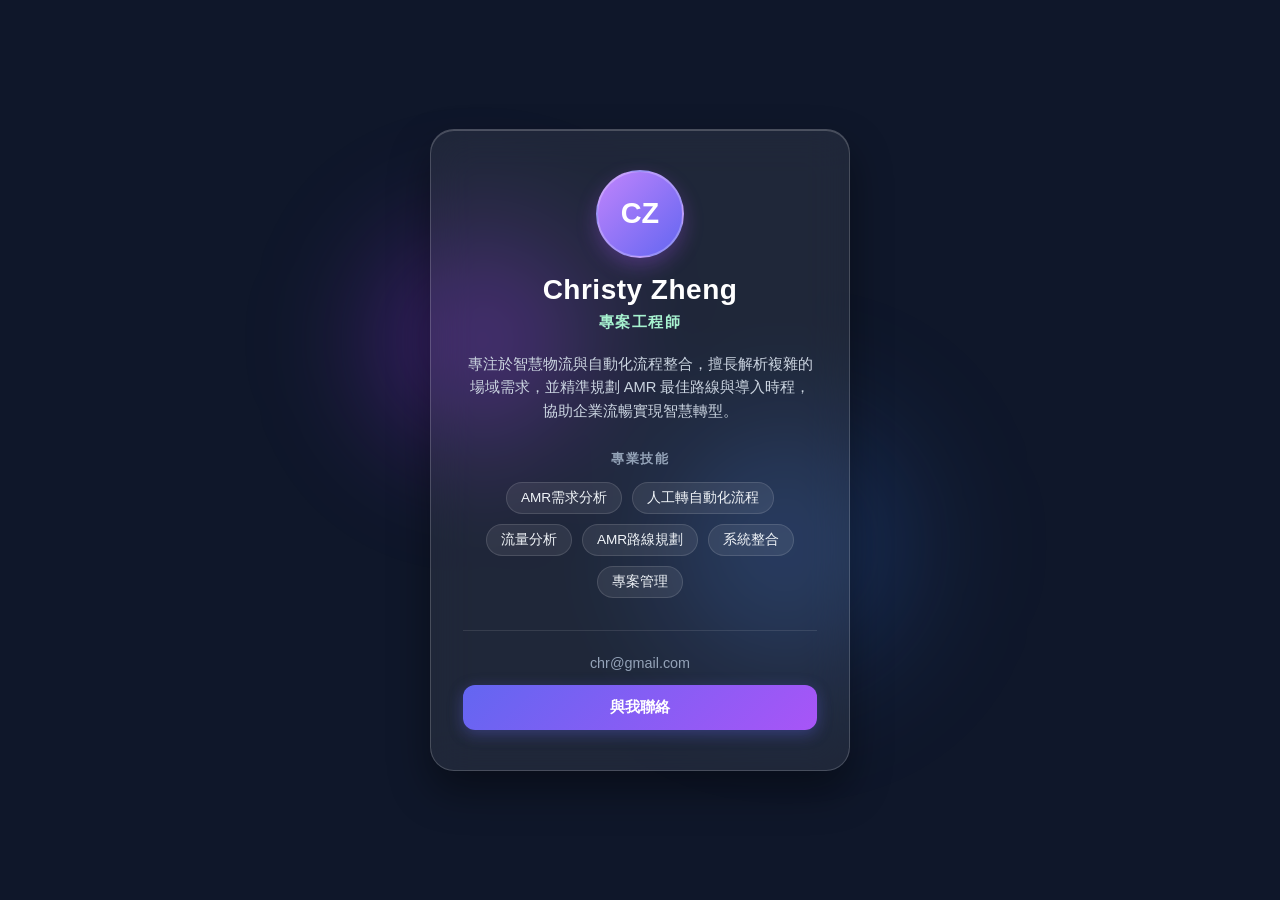
<file: name_card.html>
<!DOCTYPE html>
<html lang="zh-TW">

<head>
    <meta charset="UTF-8">
    <meta name="viewport" content="width=device-width, initial-scale=1.0">
    <title>Christy Zheng | 方案工程師</title>
    <style>
        /* 全局樣式重置 */
        * {
            box-sizing: border-box;
            margin: 0;
            padding: 0;
        }

        body {
            font-family: -apple-system, BlinkMacSystemFont, "Segoe UI", Roboto, "Helvetica Neue", Arial, sans-serif;
            background: #0f172a;
            min-height: 100vh;
            display: flex;
            justify-content: center;
            align-items: center;
            padding: 24px;
            position: relative;
            overflow-x: hidden;
            color: #f8fafc;
        }

        /* 背景氣氛光暈（襯托磨砂玻璃質感） */
        .bg-glow-1 {
            position: absolute;
            top: 20%;
            left: 25%;
            width: 320px;
            height: 320px;
            background: radial-gradient(circle, rgba(147, 51, 234, 0.45) 0%, rgba(0, 0, 0, 0) 70%);
            border-radius: 50%;
            filter: blur(50px);
            z-index: 0;
        }

        .bg-glow-2 {
            position: absolute;
            bottom: 20%;
            right: 25%;
            width: 350px;
            height: 350px;
            background: radial-gradient(circle, rgba(59, 130, 246, 0.35) 0%, rgba(0, 0, 0, 0) 70%);
            border-radius: 50%;
            filter: blur(60px);
            z-index: 0;
        }

        /* 名片卡片容器 - Glassmorphism 效果 */
        .card-container {
            position: relative;
            z-index: 1;
            width: 100%;
            max-width: 420px;
            background: rgba(255, 255, 255, 0.07);
            backdrop-filter: blur(20px);
            -webkit-backdrop-filter: blur(20px);
            border: 1px solid rgba(255, 255, 255, 0.18);
            border-radius: 24px;
            padding: 40px 32px;
            box-shadow: 0 20px 40px rgba(0, 0, 0, 0.4),
                inset 0 1px 0 rgba(255, 255, 255, 0.2);
            display: flex;
            flex-direction: column;
            align-items: center;
            text-align: center;
        }

        /* 個人頭像區塊 */
        .header {
            display: flex;
            flex-direction: column;
            align-items: center;
            margin-bottom: 20px;
        }

        .avatar {
            width: 88px;
            height: 88px;
            border-radius: 50%;
            background: linear-gradient(135deg, #c084fc, #6366f1);
            display: flex;
            justify-content: center;
            align-items: center;
            font-size: 1.8rem;
            font-weight: 700;
            color: #ffffff;
            margin-bottom: 16px;
            box-shadow: 0 8px 20px rgba(168, 85, 247, 0.3);
            border: 2px solid rgba(255, 255, 255, 0.25);
        }

        .name {
            font-size: 1.75rem;
            font-weight: 700;
            letter-spacing: 0.5px;
            color: #ffffff;
            margin-bottom: 6px;
        }

        .title {
            font-size: 0.95rem;
            font-weight: 600;
            color: #a7f3d0;
            letter-spacing: 1.5px;
            text-transform: uppercase;
        }

        /* 自我介紹 */
        .bio {
            font-size: 0.92rem;
            line-height: 1.6;
            color: #cbd5e1;
            margin-bottom: 28px;
        }

        /* 專長技能區塊 */
        .skills-section {
            width: 100%;
            margin-bottom: 32px;
        }

        .section-title {
            font-size: 0.8rem;
            font-weight: 600;
            text-transform: uppercase;
            letter-spacing: 1.5px;
            color: #94a3b8;
            margin-bottom: 14px;
        }

        .skills-list {
            list-style: none;
            display: flex;
            flex-wrap: wrap;
            justify-content: center;
            gap: 10px;
        }

        .skills-list li {
            font-size: 0.85rem;
            color: #f1f5f9;
            background: rgba(255, 255, 255, 0.08);
            border: 1px solid rgba(255, 255, 255, 0.12);
            padding: 6px 14px;
            border-radius: 20px;
            transition: background 0.2s ease, border-color 0.2s ease;
        }

        .skills-list li:hover {
            background: rgba(255, 255, 255, 0.16);
            border-color: rgba(255, 255, 255, 0.3);
        }

        /* 聯絡區塊 */
        .contact-section {
            width: 100%;
            display: flex;
            flex-direction: column;
            align-items: center;
            gap: 14px;
            padding-top: 24px;
            border-top: 1px solid rgba(255, 255, 255, 0.1);
        }

        .email {
            font-size: 0.9rem;
            color: #94a3b8;
            text-decoration: none;
            transition: color 0.2s ease;
        }

        .email:hover {
            color: #38bdf8;
        }

        .cta-button {
            display: inline-flex;
            justify-content: center;
            align-items: center;
            width: 100%;
            padding: 12px 20px;
            background: linear-gradient(135deg, #6366f1, #a855f7);
            color: #ffffff;
            font-size: 0.95rem;
            font-weight: 600;
            text-decoration: none;
            border-radius: 12px;
            box-shadow: 0 4px 15px rgba(99, 102, 241, 0.35);
            transition: transform 0.2s ease, box-shadow 0.2s ease;
        }

        .cta-button:hover {
            transform: translateY(-2px);
            box-shadow: 0 6px 20px rgba(168, 85, 247, 0.5);
        }

        .cta-button:active {
            transform: translateY(0);
        }
    </style>
</head>

<body>

    <!-- 背景柔和光暈 -->
    <div class="bg-glow-1"></div>
    <div class="bg-glow-2"></div>

    <!-- 名片主卡片 -->
    <main class="card-container">
        <header class="header">
            <div class="avatar" aria-label="Christy Zheng 頭像">CZ</div>
            <h1 class="name">Christy Zheng</h1>
            <p class="title">專案工程師</p>
        </header>

        <p class="bio">
            專注於智慧物流與自動化流程整合，擅長解析複雜的場域需求，並精準規劃 AMR 最佳路線與導入時程，協助企業流暢實現智慧轉型。
        </p>

        <section class="skills-section">
            <h2 class="section-title">專業技能</h2>
            <ul class="skills-list">
                <li>AMR需求分析</li>
                <li>人工轉自動化流程</li>
                <li>流量分析</li>
                <li>AMR路線規劃</li>
                <li>系統整合</li>
                <li>專案管理</li>
            </ul>
        </section>

        <footer class="contact-section">
            <a href="mailto:christy.zheng@example.com" class="email">chr@gmail.com</a>
            <a href="mailto:christy.zheng@example.com" class="cta-button">與我聯絡</a>
        </footer>
    </main>

</body>

</html>
</file>
<file: OLife/css/style.css>
:root{
    --alabaster:#F8F6F2;   /* 柔暖雪松白 主背景 60% */
    --alabaster-deep:#EFEAE2;
    --charcoal:#2D2926;    /* 沉靜深炭灰 文字 30% */
    --charcoal-soft:#4A443E;
    --latte:#B08974;       /* 溫潤拿鐵棕 主 CTA 點綴 10% */
    --latte-deep:#9A745F;
    --sage:#7A8B7B;        /* 莫蘭迪鼠尾草綠 次點綴 */
    --sage-deep:#65756A;
    --line:rgba(45,41,38,.14);
    --shadow:0 24px 60px -30px rgba(45,41,38,.45);
    --serif-en:'Cormorant Garamond',serif;
    --serif-tc:'Noto Serif TC',serif;
    --sans:'Noto Sans TC',system-ui,sans-serif;
    --pad:clamp(24px,6vw,120px);

    /* ── 和紙質感：纖維紋理（單一背景，viewport 固定避免分區接縫） ── */
    --washi-fiber-light: url("data:image/svg+xml,%3Csvg xmlns='http://www.w3.org/2000/svg' width='220' height='220'%3E%3Cfilter id='f'%3E%3CfeTurbulence type='fractalNoise' baseFrequency='0.012 0.32' numOctaves='2' seed='11' stitchTiles='stitch' result='t'/%3E%3CfeColorMatrix in='t' type='matrix' values='0 0 0 0 0.55  0 0 0 0 0.45  0 0 0 0 0.34  0 0 0 0.5 0'/%3E%3C/filter%3E%3Crect width='100%25' height='100%25' filter='url(%23f)'/%3E%3C/svg%3E");
    --washi-fiber-dark: url("data:image/svg+xml,%3Csvg xmlns='http://www.w3.org/2000/svg' width='220' height='220'%3E%3Cfilter id='f'%3E%3CfeTurbulence type='fractalNoise' baseFrequency='0.012 0.32' numOctaves='2' seed='11' stitchTiles='stitch' result='t'/%3E%3CfeColorMatrix in='t' type='matrix' values='0 0 0 0 1  0 0 0 0 1  0 0 0 0 1  0 0 0 0.12 0'/%3E%3C/filter%3E%3Crect width='100%25' height='100%25' filter='url(%23f)'/%3E%3C/svg%3E");
  }

  *{margin:0;padding:0;box-sizing:border-box}
  html{scroll-behavior:smooth}
  body{
    font-family:var(--sans);
    background-color:var(--alabaster);
    background-image:var(--washi-fiber-light);
    background-size:cover;
    background-position:center;
    background-repeat:no-repeat;
    background-attachment:fixed;
    color:var(--charcoal);
    line-height:1.75;
    font-weight:400;
    letter-spacing:.02em;
    -webkit-font-smoothing:antialiased;
    overflow-x:hidden;
  }
  @media (prefers-reduced-motion:reduce){
    html{scroll-behavior:auto}
    *{animation:none!important;transition:none!important}
  }

  h1,h2,h3{font-family:var(--serif-tc);font-weight:600;letter-spacing:.02em;line-height:1.35}
  .en{font-family:var(--serif-en);font-weight:500}
  .eyebrow{
    font-family:var(--serif-en);
    font-size:clamp(12px,1.4vw,14px);
    letter-spacing:.34em;
    text-transform:uppercase;
    color:var(--latte-deep);
    display:inline-flex;
    align-items:center;
    gap:12px;
    font-weight:600;
  }
  .eyebrow::before{content:"";width:34px;height:1px;background:var(--latte)}

  .wrap{max-width:1240px;margin:0 auto;padding-inline:var(--pad)}
  section{padding-block:clamp(72px,11vw,132px)}

  /* ── 晨間時間刻度：全站簽名元素 ── */
  .clock-tag{
    font-family:var(--serif-en);
    font-size:clamp(13px,1.5vw,15px);
    letter-spacing:.2em;
    color:var(--sage-deep);
    font-weight:600;
    display:inline-flex;
    align-items:baseline;
    gap:10px;
  }
  .clock-tag b{
    font-family:var(--serif-en);
    font-size:1.9em;
    font-weight:600;
    color:var(--latte);
    letter-spacing:.02em;
  }

  /* ── Nav ── */
  header.nav{
    position:fixed;top:0;left:0;right:0;z-index:60;
    display:flex;align-items:center;justify-content:space-between;
    padding:18px var(--pad);
    transition:background .4s ease,padding .4s ease,box-shadow .4s ease;
  }
  header.nav.scrolled{
    background:rgba(248,246,242,.9);
    backdrop-filter:blur(14px);
    padding-block:12px;
    box-shadow:0 1px 0 var(--line);
  }
  .logo{
    font-family:var(--serif-en);
    font-size:clamp(26px,3vw,32px);
    font-weight:600;
    letter-spacing:.14em;
    color:var(--charcoal);
    text-decoration:none;
  }
  .logo span{color:var(--latte)}
  .nav-links{display:flex;gap:34px;align-items:center}
  .nav-links a{
    text-decoration:none;color:var(--charcoal-soft);
    font-size:14px;letter-spacing:.06em;position:relative;
  }
  .nav-links a::after{
    content:"";position:absolute;left:0;bottom:-5px;width:0;height:1px;
    background:var(--latte);transition:width .3s ease;
  }
  .nav-links a:hover::after{width:100%}
  .nav-cart{
    display:flex;align-items:center;gap:8px;
    color:var(--charcoal);text-decoration:none;font-size:14px;
    border:1px solid var(--line);border-radius:100px;
    padding:9px 18px;transition:all .3s ease;
  }
  .nav-cart:hover{background:var(--charcoal);color:var(--alabaster);border-color:var(--charcoal)}
  @media(max-width:820px){.nav-links{display:none}}

  /* ── Buttons ── */
  .btn{
    display:inline-flex;align-items:center;gap:12px;
    font-family:var(--sans);font-size:15px;font-weight:500;letter-spacing:.05em;
    padding:16px 34px;border-radius:100px;border:none;cursor:pointer;
    text-decoration:none;transition:transform .3s ease,box-shadow .3s ease,background .3s ease;
  }
  .btn-primary{background:var(--latte);color:#fff;box-shadow:0 14px 30px -14px rgba(176,137,116,.9)}
  .btn-primary:hover{transform:translateY(-2px) scale(1.02);background:var(--latte-deep)}
  .btn-ghost{background:transparent;color:var(--charcoal);border:1px solid var(--charcoal)}
  .btn-ghost:hover{background:var(--charcoal);color:var(--alabaster)}
  .btn .arrow{transition:transform .3s ease}
  .btn:hover .arrow{transform:translateX(4px)}

  /* ── HERO ── */
  .hero{position:relative;min-height:100vh;display:flex;align-items:center;padding-top:120px;overflow:hidden}
  .hero-grid{
    display:grid;grid-template-columns:1.05fr .95fr;gap:clamp(30px,5vw,70px);
    align-items:center;width:100%;
  }
  .hero-copy .eyebrow{margin-bottom:26px}
  .hero h1{
    font-size:clamp(38px,6.6vw,72px);
    line-height:1.18;
    letter-spacing:.01em;
    margin-bottom:18px;
  }
  .hero h1 .accent{color:var(--latte);font-style:italic;font-family:var(--serif-en);font-weight:500;letter-spacing:.02em}
  .hero .lead{
    font-size:clamp(15px,1.7vw,17px);
    color:var(--charcoal-soft);
    max-width:30em;margin-bottom:36px;line-height:1.85;
  }
  .hero-cta-row{display:flex;gap:16px;flex-wrap:wrap;align-items:center;margin-bottom:40px}
  .hero-trust{display:flex;gap:28px;flex-wrap:wrap}
  .hero-trust .stat b{
    font-family:var(--serif-en);font-size:clamp(28px,3.4vw,38px);
    font-weight:600;color:var(--charcoal);display:block;line-height:1;
  }
  .hero-trust .stat span{font-size:13px;color:var(--charcoal-soft);letter-spacing:.04em}

  /* Hero visual: 晨間著裝時序卡 */
  .hero-visual{position:relative}
  .frame-waves{
    position:absolute;inset:-9% -11%;z-index:0;pointer-events:none;
  }
  .frame-waves .fwave{
    fill:none;stroke-width:1.6;stroke-linecap:round;vector-effect:non-scaling-stroke;
    stroke-dasharray:9 8;
  }
  .frame-waves .fwave-1{stroke:var(--latte);opacity:.5;animation:waveFlow 3.4s linear infinite}
  .frame-waves .fwave-2{stroke:var(--sage);opacity:.4;animation:waveFlow 4s linear infinite reverse}
  .frame-waves .fwave-3{stroke:var(--charcoal-soft);opacity:.22;animation:waveFlow 4.6s linear infinite}
  @keyframes waveFlow{to{stroke-dashoffset:-68}}
  .hero-frame{
    position:relative;z-index:1;border-radius:200px 200px 24px 24px;overflow:hidden;
    aspect-ratio:3/4;box-shadow:var(--shadow);background:var(--alabaster-deep);
  }
  .hero-frame img{width:100%;height:100%;object-fit:cover;display:block}

.blob img{width:100%;height:100%;
  /* aspect-ratio: 1; */
  clip-path: shape(from 90.51% 49.61%,curve to 92.82% 62.05% with 92.75% 55.40%,smooth to 89.95% 74.84%,smooth to 79.76% 82.36%,smooth to 67.76% 87.71%,smooth to 56.91% 94.14%,smooth to 43.84% 97.14%,smooth to 32.80% 91.04%,smooth to 20.88% 83.77%,smooth to 11.13% 76.31%,smooth to 10.20% 62.87%,smooth to 10.07% 50.54%,smooth to 9.90% 38.87%,smooth to 12.93% 26.82%,smooth to 19.83% 16.35%,smooth to 31.09% 11.07%,smooth to 43.40% 7.96%,smooth to 56.04% 4.53%,smooth to 68.66% 6.88%,smooth to 78.13% 15.96%,smooth to 84.20% 27.00%,smooth to 87.43% 38.18%,smooth to 90.51% 49.61%);
}

  .hero-float{
    position:absolute;z-index:2;background:rgba(248,246,242,.94);backdrop-filter:blur(6px);
    border-radius:16px;padding:14px 20px;box-shadow:var(--shadow);
    display:flex;align-items:center;gap:14px;
  }
  .hero-float.top{top:34px;left:-26px;animation:float 6s ease-in-out infinite}
  .hero-float.bottom{bottom:44px;right:-20px;animation:float 6s ease-in-out infinite .8s}
  .hero-float .dot{width:10px;height:10px;border-radius:50%;flex:none}
  .hero-float.top .dot{background:var(--sage)}
  .hero-float.bottom .dot{background:var(--latte)}
  .hero-float small{display:block;font-size:11px;color:var(--charcoal-soft);letter-spacing:.1em}
  .hero-float strong{font-family:var(--serif-tc);font-size:15px;font-weight:600}
  @keyframes float{0%,100%{transform:translateY(0)}50%{transform:translateY(-12px)}}
  @media(max-width:860px){
    .hero-grid{grid-template-columns:1fr;gap:48px}
    .hero-visual{max-width:420px;margin:0 auto;width:100%}
    .hero-float.top{left:0}
    .hero-float.bottom{right:0}
  }

  /* ── 品牌承諾 條帶 ── */
  .marquee{background:var(--charcoal);color:var(--alabaster);overflow:hidden;padding-block:0}
  .marquee-track{display:flex;gap:56px;white-space:nowrap;padding-block:18px;animation:scroll 26s linear infinite}
  .marquee-track span{
    font-family:var(--serif-en);font-size:16px;letter-spacing:.14em;
    display:inline-flex;align-items:center;gap:56px;color:var(--alabaster);opacity:.9;
  }
  .marquee-track span::after{content:"✦";color:var(--latte)}
  @keyframes scroll{to{transform:translateX(-50%)}}

  /* ── 痛點 ── */
  .pains{
    background-color:var(--alabaster);
    background-image:var(--washi-fiber-light);
    background-size:cover;
    background-position:center;
    background-repeat:no-repeat;
    background-attachment:fixed;
  }
  .section-head{max-width:640px;margin-bottom:56px}
  .section-head .eyebrow{margin-bottom:20px}
  .section-head h2{font-size:clamp(28px,4.2vw,44px);line-height:1.3}
  .pain-grid{display:grid;grid-template-columns:repeat(3,1fr);gap:24px}
  .pain-card{
    background:#fff;border:1px solid var(--line);border-radius:20px;
    padding:34px 30px;transition:transform .35s ease,box-shadow .35s ease;
    position:relative;overflow:hidden;
  }
  .pain-card::before{
    content:attr(data-time);position:absolute;top:22px;right:26px;
    font-family:var(--serif-en);font-size:15px;letter-spacing:.14em;color:var(--sage-deep);font-weight:600;
  }
  .pain-card:hover{transform:translateY(-6px);box-shadow:var(--shadow)}
  .pain-num{font-family:var(--serif-en);font-size:34px;color:var(--latte);font-weight:600;line-height:1;margin-bottom:18px}
  .pain-card h3{font-size:19px;margin-bottom:12px;line-height:1.5}
  .pain-card p{font-size:14.5px;color:var(--charcoal-soft);line-height:1.8}
  @media(max-width:860px){.pain-grid{grid-template-columns:1fr}}

  /* ── 核心賣點 ── */
  .features{
    background-color:var(--alabaster-deep);
    background-image:var(--washi-fiber-light);
    background-size:cover;
    background-position:center;
    background-repeat:no-repeat;
    background-attachment:fixed;
  }
  .feature-row{
    display:grid;grid-template-columns:1fr 1fr;gap:clamp(30px,5vw,72px);
    align-items:center;margin-bottom:clamp(56px,8vw,96px);
  }
  .feature-row:last-child{margin-bottom:0}
  .feature-row.reverse .feature-visual{order:2}
  .feature-visual{
    border-radius:24px;overflow:hidden;aspect-ratio:4/3;box-shadow:var(--shadow);
    background:var(--alabaster);position:relative;
  }
  .feature-visual img{width:100%;height:100%;object-fit:cover;display:block;transition:transform .8s ease}
  .feature-visual:hover img{transform:scale(1.05)}
  .feature-copy .fnum{
    font-family:var(--serif-en);font-size:15px;letter-spacing:.2em;color:var(--latte-deep);
    font-weight:600;margin-bottom:16px;display:block;
  }
  .feature-copy h3{font-size:clamp(23px,3vw,32px);margin-bottom:16px;line-height:1.4}
  .feature-copy p{font-size:15.5px;color:var(--charcoal-soft);line-height:1.9;margin-bottom:22px}
  .feature-copy .tags{display:flex;gap:10px;flex-wrap:wrap}
  .feature-copy .tag{
    font-size:13px;letter-spacing:.04em;padding:7px 15px;border-radius:100px;
    background:rgba(122,139,123,.16);color:var(--sage-deep);font-weight:500;
  }
  @media(max-width:820px){
    .feature-row,.feature-row.reverse{grid-template-columns:1fr;gap:28px}
    .feature-row.reverse .feature-visual{order:0}
  }

  /* ── 產品分類 ── */
  .cats{
    background-color:var(--alabaster);
    background-image:var(--washi-fiber-light);
    background-size:cover;
    background-position:center;
    background-repeat:no-repeat;
    background-attachment:fixed;
  }
  .cat-grid{display:grid;grid-template-columns:2fr 1fr 1fr;grid-template-rows:1fr 1fr;gap:18px;margin-top:52px}
  .cat{
    position:relative;border-radius:20px;overflow:hidden;min-height:200px;
    display:flex;align-items:flex-end;text-decoration:none;
    box-shadow:0 10px 30px -20px rgba(45,41,38,.5);
  }
  .cat img{position:absolute;inset:0;width:100%;height:100%;object-fit:cover;transition:transform .7s ease}
  .cat::after{content:"";position:absolute;inset:0;background:linear-gradient(180deg,transparent 30%,rgba(45,41,38,.72))}
  .cat:hover img{transform:scale(1.06)}
  .cat-label{position:relative;z-index:2;padding:26px 28px;color:#fff}
  .cat-label .en{display:block;font-size:13px;letter-spacing:.24em;opacity:.85;margin-bottom:4px}
  .cat-label strong{font-family:var(--serif-tc);font-size:22px;font-weight:600;display:flex;align-items:center;gap:8px}
  .cat.big{grid-row:span 2}
  @media(max-width:820px){
    .cat-grid{grid-template-columns:1fr 1fr;grid-template-rows:none}
    .cat.big{grid-row:span 2}
  }
  @media(max-width:520px){.cat-grid{grid-template-columns:1fr}.cat.big{grid-row:auto}}

  /* ── 膠囊穿搭 情境切換 ── */
  .capsule{
    background-color:var(--charcoal);color:var(--alabaster);
    background-image:var(--washi-fiber-dark);
    background-size:cover;
    background-position:center;
    background-repeat:no-repeat;
    background-attachment:fixed;
  }
  .capsule .section-head h2{color:var(--alabaster)}
  .capsule .eyebrow{color:var(--latte)}
  .capsule .eyebrow::before{background:var(--latte)}
  .tabs{display:flex;gap:10px;flex-wrap:wrap;margin-bottom:40px}
  .tab{
    font-family:var(--sans);font-size:14.5px;letter-spacing:.06em;
    padding:12px 26px;border-radius:100px;border:1px solid rgba(248,246,242,.24);
    background:transparent;color:var(--alabaster);cursor:pointer;transition:all .3s ease;
  }
  .tab.active{background:var(--latte);border-color:var(--latte);color:#fff}
  .tab:hover:not(.active){border-color:var(--latte)}
  .capsule-panel{display:grid;grid-template-columns:1fr 1.1fr;gap:clamp(30px,5vw,64px);align-items:center}
  .capsule-img{border-radius:24px;overflow:hidden;aspect-ratio:4/5;box-shadow:var(--shadow)}
  .capsule-img img{width:100%;height:100%;object-fit:cover;display:block}
  .capsule-detail .clock-tag{margin-bottom:20px}
  .capsule-detail h3{font-size:clamp(24px,3.4vw,34px);color:var(--alabaster);margin-bottom:18px}
  .capsule-detail p{color:rgba(248,246,242,.72);font-size:15.5px;line-height:1.9;margin-bottom:26px;max-width:34em}
  .capsule-items{display:flex;gap:14px;flex-wrap:wrap;margin-bottom:30px}
  .capsule-items .item{
    font-size:13.5px;letter-spacing:.03em;padding:9px 16px;border-radius:12px;
    background:rgba(248,246,242,.08);color:var(--alabaster);
  }
  .fade-in-panel{animation:fadeUp .5s ease}
  @keyframes fadeUp{from{opacity:0;transform:translateY(16px)}to{opacity:1;transform:none}}
  @media(max-width:820px){.capsule-panel{grid-template-columns:1fr}.capsule-img{max-width:400px}}

  /* ── 見證 ── */
  .reviews{
    background-color:var(--alabaster-deep);
    background-image:var(--washi-fiber-light);
    background-size:cover;
    background-position:center;
    background-repeat:no-repeat;
    background-attachment:fixed;
  }
  .review-top{display:flex;justify-content:space-between;align-items:flex-end;flex-wrap:wrap;gap:24px;margin-bottom:48px}
  .rating-badge{text-align:right}
  .rating-badge .stars{color:var(--latte);font-size:22px;letter-spacing:4px}
  .rating-badge b{font-family:var(--serif-en);font-size:44px;font-weight:600;line-height:1;display:block}
  .rating-badge span{font-size:13px;color:var(--charcoal-soft)}
  .keyword-row{display:flex;gap:10px;flex-wrap:wrap;margin-bottom:44px}
  .keyword-row .kw{
    font-size:13.5px;padding:8px 16px;border-radius:100px;border:1px solid var(--line);
    color:var(--charcoal-soft);letter-spacing:.03em;
  }
  .review-grid{display:grid;grid-template-columns:repeat(3,1fr);gap:22px}
  .review-card{
    background:var(--alabaster);border-radius:20px;padding:34px 30px;border:1px solid var(--line);
    display:flex;flex-direction:column;
  }
  .review-card .quote{font-family:var(--serif-tc);font-size:19px;font-weight:600;line-height:1.6;margin-bottom:18px;color:var(--charcoal)}
  .review-card .body{font-size:14px;color:var(--charcoal-soft);line-height:1.85;flex:1;margin-bottom:24px}
  .review-card .who{display:flex;align-items:center;gap:12px}
  .review-card .avatar{width:42px;height:42px;border-radius:50%;background:var(--latte);color:#fff;
    display:flex;align-items:center;justify-content:center;font-family:var(--serif-tc);font-size:18px;flex:none}
  .review-card .who small{display:block;font-size:12px;color:var(--charcoal-soft)}
  .review-card .who strong{font-size:14px;font-family:var(--serif-tc)}
  @media(max-width:860px){.review-grid{grid-template-columns:1fr}}

  /* ── Offer ── */
  .offer{
    background-color:var(--sage);color:#fff;
    background-image:var(--washi-fiber-dark);
    background-size:cover;
    background-position:center;
    background-repeat:no-repeat;
    background-attachment:fixed;
  }
  .offer-inner{display:grid;grid-template-columns:1fr 1fr;gap:clamp(30px,5vw,64px);align-items:center}
  .offer .eyebrow{color:#fff}
  .offer .eyebrow::before{background:rgba(255,255,255,.6)}
  .offer h2{font-size:clamp(28px,4.4vw,46px);color:#fff;line-height:1.28;margin-bottom:20px}
  .offer .sub{font-size:16px;color:rgba(255,255,255,.86);line-height:1.85;margin-bottom:30px;max-width:32em}
  .countdown{display:flex;gap:12px;align-items:center;margin-bottom:8px}
  .countdown .box{background:rgba(255,255,255,.16);border-radius:12px;padding:12px 16px;text-align:center;min-width:64px}
  .countdown .box b{font-family:var(--serif-en);font-size:30px;font-weight:600;display:block;line-height:1}
  .countdown .box span{font-size:11px;letter-spacing:.1em;opacity:.85}
  .countdown .colon{font-family:var(--serif-en);font-size:26px;opacity:.7}
  .offer-note{font-size:13px;opacity:.85;margin-top:12px}
  .offer-card{background:var(--alabaster);color:var(--charcoal);border-radius:24px;padding:38px 34px;box-shadow:var(--shadow)}
  .offer-card .tag{display:inline-block;background:var(--latte);color:#fff;font-size:12px;letter-spacing:.14em;
    padding:6px 14px;border-radius:100px;margin-bottom:20px;font-weight:600}
  .offer-card h3{font-size:24px;margin-bottom:8px}
  .offer-card .price{display:flex;align-items:baseline;gap:12px;margin-block:16px 22px}
  .offer-card .price b{font-family:var(--serif-en);font-size:44px;font-weight:600;color:var(--latte-deep)}
  .offer-card .price s{color:var(--charcoal-soft);font-size:18px}
  .offer-card ul{list-style:none;margin-bottom:28px}
  .offer-card li{display:flex;gap:12px;align-items:flex-start;padding-block:9px;font-size:14.5px;border-bottom:1px solid var(--line)}
  .offer-card li:last-child{border-bottom:none}
  .offer-card li::before{content:"✓";color:var(--sage);font-weight:700;flex:none}
  .offer-card .btn{width:100%;justify-content:center}
  @media(max-width:820px){.offer-inner{grid-template-columns:1fr}}

  /* ── FAQ ── */
  .faq{
    background-color:var(--alabaster);
    background-image:var(--washi-fiber-light);
    background-size:cover;
    background-position:center;
    background-repeat:no-repeat;
    background-attachment:fixed;
  }
  .faq-list{max-width:820px;margin:52px auto 0}
  .faq-item{border-bottom:1px solid var(--line)}
  .faq-q{
    width:100%;text-align:left;background:none;border:none;cursor:pointer;
    display:flex;justify-content:space-between;align-items:center;gap:20px;
    padding:26px 0;font-family:var(--serif-tc);font-size:clamp(16px,2vw,19px);font-weight:600;color:var(--charcoal);
  }
  .faq-q .ico{flex:none;width:30px;height:30px;border-radius:50%;border:1px solid var(--line);
    display:flex;align-items:center;justify-content:center;transition:transform .3s ease,background .3s ease,color .3s ease}
  .faq-item.open .faq-q .ico{transform:rotate(45deg);background:var(--latte);color:#fff;border-color:var(--latte)}
  .faq-a{max-height:0;overflow:hidden;transition:max-height .4s ease}
  .faq-a p{padding-bottom:26px;color:var(--charcoal-soft);font-size:15px;line-height:1.9;max-width:64ch}
  .faq-item.open .faq-a{max-height:340px}

  /* ── 最終 CTA ── */
  .final{
    background-color:var(--charcoal);color:var(--alabaster);text-align:center;
    background-image:var(--washi-fiber-dark);
    background-size:cover;
    background-position:center;
    background-repeat:no-repeat;
    background-attachment:fixed;
  }
  .final .clock-tag{color:var(--latte);margin-bottom:24px}
  .final .clock-tag b{color:var(--latte)}
  .final h2{font-size:clamp(30px,5vw,54px);color:var(--alabaster);line-height:1.28;margin-bottom:24px;max-width:16em;margin-inline:auto}
  .final h2 em{color:var(--latte);font-family:var(--serif-en);font-style:italic;font-weight:500}
  .final p{color:rgba(248,246,242,.7);font-size:16px;max-width:34em;margin:0 auto 36px;line-height:1.85}

  /* ── Footer ── */
  footer{
    background-color:var(--charcoal);color:rgba(248,246,242,.6);padding-block:56px 40px;border-top:1px solid rgba(248,246,242,.1);
    background-image:var(--washi-fiber-dark);
    background-size:cover;
    background-position:center;
    background-repeat:no-repeat;
    background-attachment:fixed;
  }
  .foot-grid{display:grid;grid-template-columns:1.6fr 1fr 1fr 1.4fr;gap:40px;margin-bottom:44px}
  .foot-brand .logo{color:var(--alabaster);margin-bottom:16px;display:inline-block}
  .foot-brand p{font-size:14px;line-height:1.8;max-width:26em}
  .foot-col h4{font-family:var(--serif-tc);color:var(--alabaster);font-size:15px;margin-bottom:18px;font-weight:600}
  .foot-col a{display:block;color:rgba(248,246,242,.6);text-decoration:none;font-size:14px;padding-block:6px;transition:color .2s}
  .foot-col a:hover{color:var(--latte)}
  .foot-news p{font-size:14px;margin-bottom:16px;line-height:1.7}
  .foot-form{display:flex;gap:8px}
  .foot-form input{flex:1;background:rgba(248,246,242,.08);border:1px solid rgba(248,246,242,.16);border-radius:100px;
    padding:12px 18px;color:var(--alabaster);font-family:var(--sans);font-size:14px;outline:none}
  .foot-form input:focus{border-color:var(--latte)}
  .foot-form button{background:var(--latte);border:none;border-radius:100px;padding:12px 22px;color:#fff;cursor:pointer;font-size:14px}
  .foot-badges{display:flex;gap:26px;flex-wrap:wrap;padding-block:24px;border-top:1px solid rgba(248,246,242,.1);margin-bottom:24px}
  .foot-badges .b{display:flex;align-items:center;gap:10px;font-size:13px}
  .foot-badges .b .dot{width:8px;height:8px;border-radius:50%;background:var(--sage)}
  .foot-bottom{display:flex;justify-content:space-between;flex-wrap:wrap;gap:12px;font-size:12.5px;opacity:.7}
  @media(max-width:820px){.foot-grid{grid-template-columns:1fr 1fr}}
  @media(max-width:520px){.foot-grid{grid-template-columns:1fr}}

  /* ── Sticky mobile bar ── */
  .sticky-bar{
    position:fixed;left:0;right:0;bottom:0;z-index:70;transform:translateY(120%);
    transition:transform .4s ease;background:rgba(45,41,38,.97);backdrop-filter:blur(10px);
    display:flex;align-items:center;justify-content:space-between;gap:16px;
    padding:12px 18px;box-shadow:0 -10px 30px -18px rgba(0,0,0,.6);
  }
  .sticky-bar.show{transform:translateY(0)}
  .sticky-bar .info small{color:rgba(248,246,242,.6);font-size:11px;letter-spacing:.08em;display:block}
  .sticky-bar .info strong{color:var(--alabaster);font-family:var(--serif-tc);font-size:16px}
  .sticky-bar .info strong .en{color:var(--latte);font-size:15px}
  .sticky-bar .btn{padding:13px 24px;animation:pulse 2.4s ease-in-out infinite}
  @keyframes pulse{0%,100%{box-shadow:0 0 0 0 rgba(176,137,116,.5)}50%{box-shadow:0 0 0 10px rgba(176,137,116,0)}}
  @media(min-width:821px){.sticky-bar{display:none}}

  /* reveal on scroll */
  .reveal{opacity:0;transform:translateY(26px);transition:opacity .7s ease,transform .7s ease}
  .reveal.in{opacity:1;transform:none}
</file>
<file: css/style.css>
:root {
    --primary: #2C1820;
    --primary-light: #4A2B37;
    --secondary: #FDFBF7;
    --accent: #D4AF37;
    --accent-hover: #B59021;
    --text-dark: #1A1A1A;
    --text-muted: #666666;
    --white: #FFFFFF;
    --font-title: 'Playfair Display', 'Noto Serif TC', serif;
    --font-body: 'Noto Sans TC', sans-serif;
}

* {
    box-sizing: border-box;
    margin: 0;
    padding: 0;
}

html {
    scroll-behavior: smooth;
}

body {
    font-family: var(--font-body);
    background-color: var(--secondary);
    color: var(--text-dark);
    line-height: 1.6;
}

/* Typography */
h1,
h2,
h3 {
    font-family: var(--font-title);
    color: var(--primary);
}

/* Container */
.container {
    max-width: 1200px;
    margin: 0 auto;
    padding: 0 20px;
}

/* Buttons */
.btn {
    display: inline-block;
    background-color: var(--accent);
    color: var(--primary);
    padding: 16px 36px;
    font-size: 1.1rem;
    font-weight: 700;
    text-decoration: none;
    border-radius: 4px;
    border: 1px solid var(--accent);
    transition: all 0.3s ease;
    cursor: pointer;
    box-shadow: 0 4px 15px rgba(212, 175, 55, 0.3);
    text-align: center;
}

.btn:hover {
    background-color: var(--accent-hover);
    transform: translateY(-2px);
    box-shadow: 0 6px 20px rgba(212, 175, 55, 0.4);
}

/* Navbar */
.navbar {
    background-color: var(--primary);
    padding: 20px 0;
    position: sticky;
    top: 0;
    z-index: 1000;
    box-shadow: 0 2px 10px rgba(0, 0, 0, 0.3);
}

.navbar .container {
    display: flex;
    justify-content: space-between;
    align-items: center;
}

.logo {
    font-family: var(--font-title);
    font-size: 1.8rem;
    color: var(--accent);
    text-decoration: none;
    font-weight: 700;
    letter-spacing: 2px;
}

.nav-btn {
    background-color: transparent;
    color: var(--accent);
    border: 1px solid var(--accent);
    padding: 8px 18px;
    font-size: 0.9rem;
    border-radius: 4px;
    text-decoration: none;
    transition: all 0.3s;
}

.nav-btn:hover {
    background-color: var(--accent);
    color: var(--primary);
}

/* Hero Section */
.hero {
    background: linear-gradient(rgba(44, 24, 32, 0.85), rgba(44, 24, 32, 0.85)),
        url('https://images.unsplash.com/photo-1518895949257-7621c3c786d7?auto=format&fit=crop&w=1600&q=80') center/cover no-repeat;
    color: var(--white);
    padding: 120px 0 100px;
    text-align: center;
}

.hero-badge {
    display: inline-block;
    background: rgba(212, 175, 55, 0.2);
    border: 1px solid var(--accent);
    color: var(--accent);
    padding: 6px 16px;
    border-radius: 20px;
    font-size: 0.9rem;
    margin-bottom: 20px;
    letter-spacing: 1px;
}

.hero h1 {
    color: #FFFFFF;
    font-size: 2.8rem;
    margin-bottom: 20px;
    line-height: 1.3;
}

.hero p {
    font-size: 1.2rem;
    max-width: 750px;
    margin: 0 auto 40px;
    color: #E0E0E0;
    font-weight: 300;
}

/* Pain vs Solution */
.comparison-section {
    padding: 90px 0;
    background-color: var(--white);
}

.section-title {
    text-align: center;
    font-size: 2.2rem;
    margin-bottom: 15px;
}

.section-subtitle {
    text-align: center;
    color: var(--text-muted);
    margin-bottom: 50px;
    font-size: 1.05rem;
}

.comparison-grid {
    display: grid;
    grid-template-columns: 1fr 1fr;
    gap: 30px;
}

.comp-card {
    padding: 35px;
    border-radius: 8px;
}

.comp-card.bad {
    background-color: #FDF2F2;
    border-left: 4px solid #E53E3E;
}

.comp-card.good {
    background-color: #F2F7F4;
    border-left: 4px solid #38A169;
    box-shadow: 0 5px 15px rgba(0, 0, 0, 0.05);
}

.comp-card h3 {
    font-size: 1.4rem;
    margin-bottom: 20px;
    display: flex;
    align-items: center;
    gap: 10px;
}

.comp-card.bad h3 {
    color: #C53030;
}

.comp-card.good h3 {
    color: #2F855A;
}

.comp-list {
    list-style: none;
}

.comp-list li {
    margin-bottom: 18px;
    position: relative;
    padding-left: 28px;
}

.comp-list li i {
    position: absolute;
    left: 0;
    top: 4px;
}

/* Features Section */
.features-section {
    padding: 90px 0;
    background-color: var(--secondary);
}

.features-grid {
    display: grid;
    grid-template-columns: repeat(3, 1fr);
    gap: 30px;
}

.feature-card {
    background-color: var(--white);
    padding: 40px 30px;
    border-radius: 8px;
    text-align: center;
    box-shadow: 0 5px 20px rgba(0, 0, 0, 0.03);
    border: 1px solid #EFEAE1;
    transition: transform 0.3s ease;
}

.feature-card:hover {
    transform: translateY(-5px);
}

.feature-icon {
    width: 70px;
    height: 70px;
    background-color: var(--primary);
    color: var(--accent);
    border-radius: 50%;
    display: flex;
    align-items: center;
    justify-content: center;
    font-size: 1.8rem;
    margin: 0 auto 25px;
}

.feature-card h3 {
    font-size: 1.3rem;
    margin-bottom: 15px;
}

.feature-card p {
    color: var(--text-muted);
    font-size: 0.98rem;
    text-align: justify;
}

/* Social Proof Section */
.reviews-section {
    padding: 90px 0;
    background-color: var(--white);
}

.reviews-grid {
    display: grid;
    grid-template-columns: repeat(2, 1fr);
    gap: 30px;
}

.review-card {
    background-color: var(--secondary);
    padding: 35px;
    border-radius: 8px;
    position: relative;
    border: 1px solid #EFEAE1;
}

.stars {
    color: var(--accent);
    margin-bottom: 15px;
}

.review-text {
    font-style: italic;
    margin-bottom: 20px;
    color: #444;
}

.reviewer-info {
    display: flex;
    align-items: center;
    gap: 15px;
}

.reviewer-avatar {
    width: 50px;
    height: 50px;
    border-radius: 50%;
    background-color: var(--primary);
    color: var(--accent);
    display: flex;
    align-items: center;
    justify-content: center;
    font-weight: bold;
}

/* FAQ Section */
.faq-section {
    padding: 90px 0;
    background-color: var(--secondary);
}

.faq-container {
    max-width: 800px;
    margin: 0 auto;
}

.faq-item {
    background-color: var(--white);
    margin-bottom: 15px;
    border-radius: 6px;
    border: 1px solid #EFEAE1;
    overflow: hidden;
}

.faq-question {
    padding: 22px;
    font-size: 1.1rem;
    font-weight: 600;
    cursor: pointer;
    display: flex;
    justify-content: space-between;
    align-items: center;
    color: var(--primary);
}

.faq-answer {
    padding: 0 22px 22px;
    color: var(--text-muted);
    display: none;
    border-top: 1px solid #F5F5F5;
    padding-top: 15px;
}

.faq-item.active .faq-answer {
    display: block;
}

.faq-item.active .faq-toggle {
    transform: rotate(180deg);
}

.faq-toggle {
    transition: transform 0.3s;
    color: var(--accent);
}

/* Final CTA Section */
.final-cta {
    background: linear-gradient(rgba(44, 24, 32, 0.92), rgba(44, 24, 32, 0.92)),
        url('https://images.unsplash.com/photo-1509631179647-0177331693ae?auto=format&fit=crop&w=1600&q=80') center/cover no-repeat;
    color: var(--white);
    padding: 100px 0;
    text-align: center;
}

.final-cta h2 {
    color: var(--accent);
    font-size: 2.4rem;
    margin-bottom: 20px;
}

.final-cta p {
    font-size: 1.15rem;
    max-width: 700px;
    margin: 0 auto 35px;
    color: #E0E0E0;
}

.urgency-box {
    display: inline-block;
    background-color: rgba(212, 175, 55, 0.15);
    border: 1px dashed var(--accent);
    padding: 12px 25px;
    border-radius: 4px;
    margin-bottom: 30px;
    color: #FFF;
}

/* Footer */
.footer {
    background-color: #1A0E13;
    color: #888;
    padding: 30px 0;
    text-align: center;
    font-size: 0.9rem;
}

/* Sticky Mobile CTA */
.mobile-sticky-cta {
    display: none;
    position: fixed;
    bottom: 0;
    left: 0;
    width: 100%;
    background-color: var(--primary);
    padding: 12px 20px;
    box-shadow: 0 -4px 10px rgba(0, 0, 0, 0.2);
    z-index: 999;
}

.mobile-sticky-cta .btn {
    width: 100%;
    padding: 14px 0;
    font-size: 1rem;
}

/* Responsive Design */
@media (max-width: 768px) {
    .hero h1 {
        font-size: 2rem;
    }

    .comparison-grid,
    .features-grid,
    .reviews-grid {
        grid-template-columns: 1fr;
    }

    .mobile-sticky-cta {
        display: block;
    }

    body {
        padding-bottom: 60px;
    }

    .hero {
        padding: 80px 0 60px;
    }

    .section-title {
        font-size: 1.8rem;
    }
}
</file>
